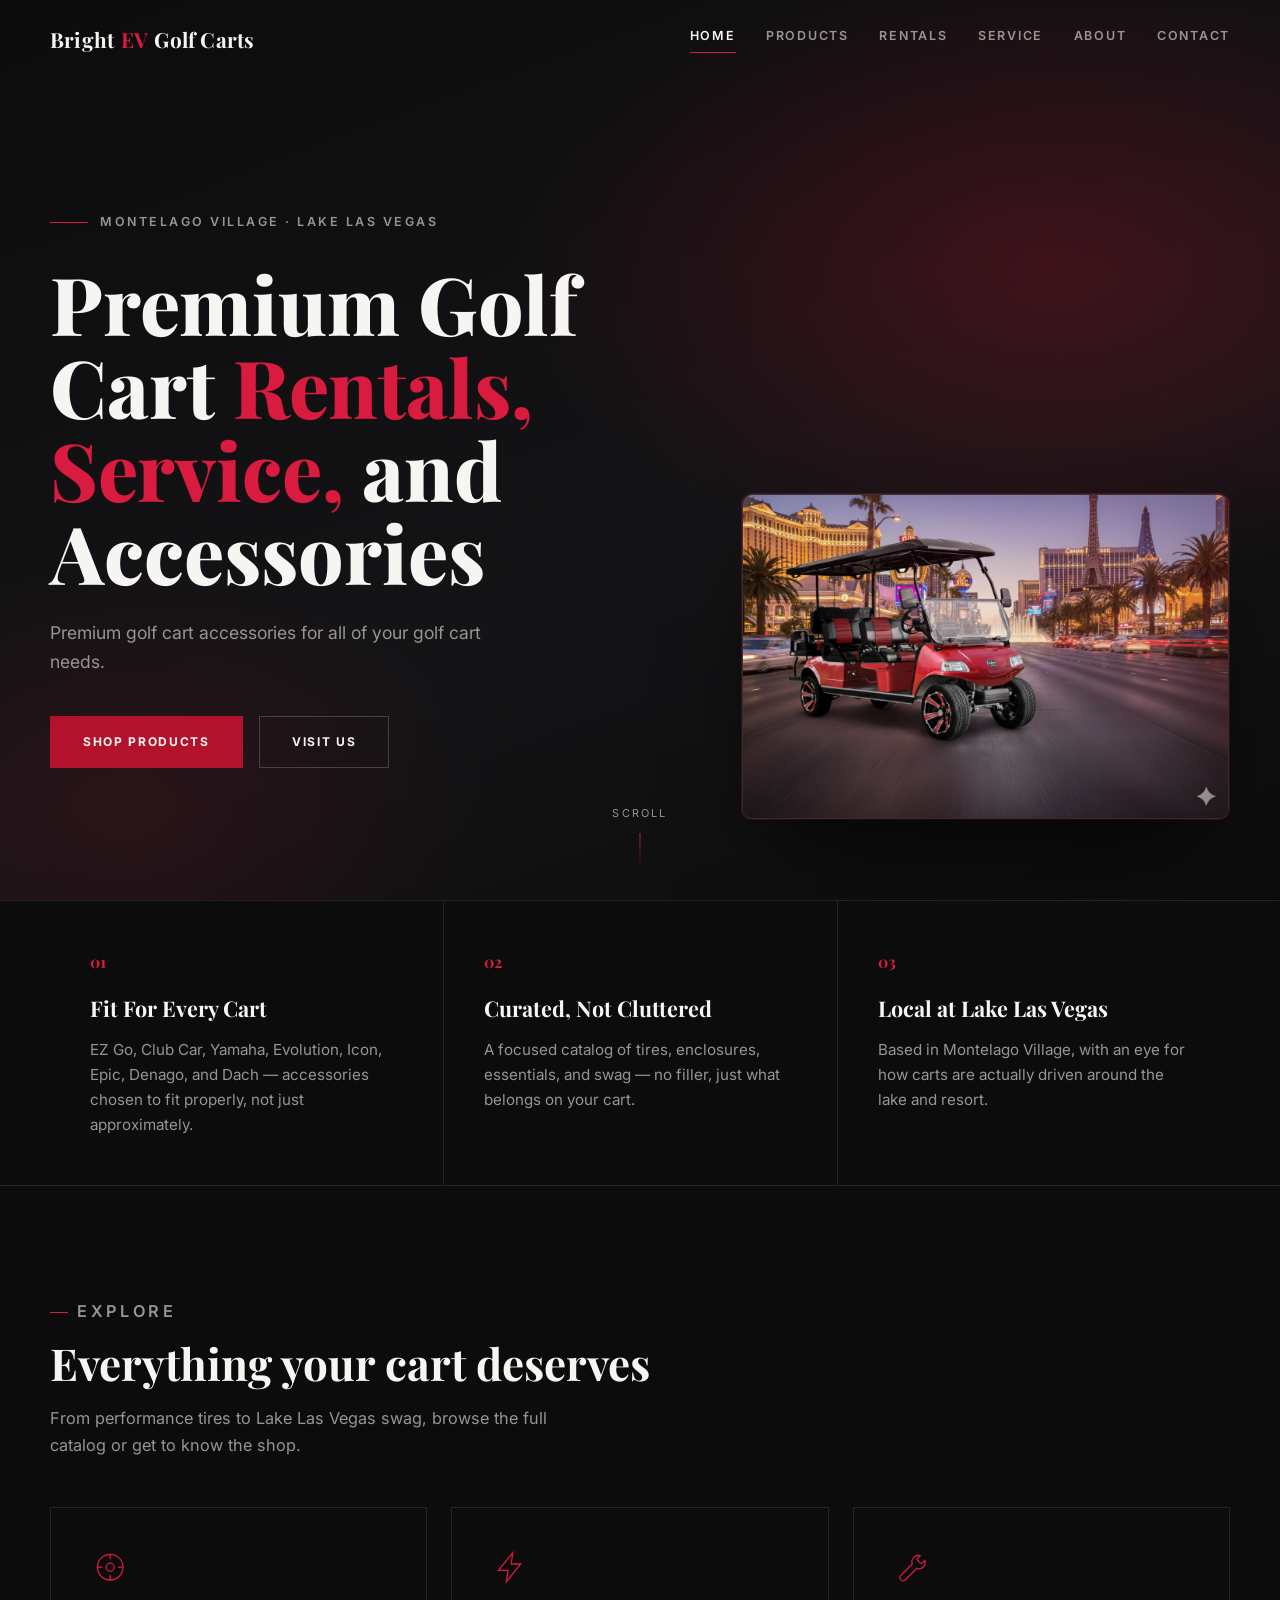
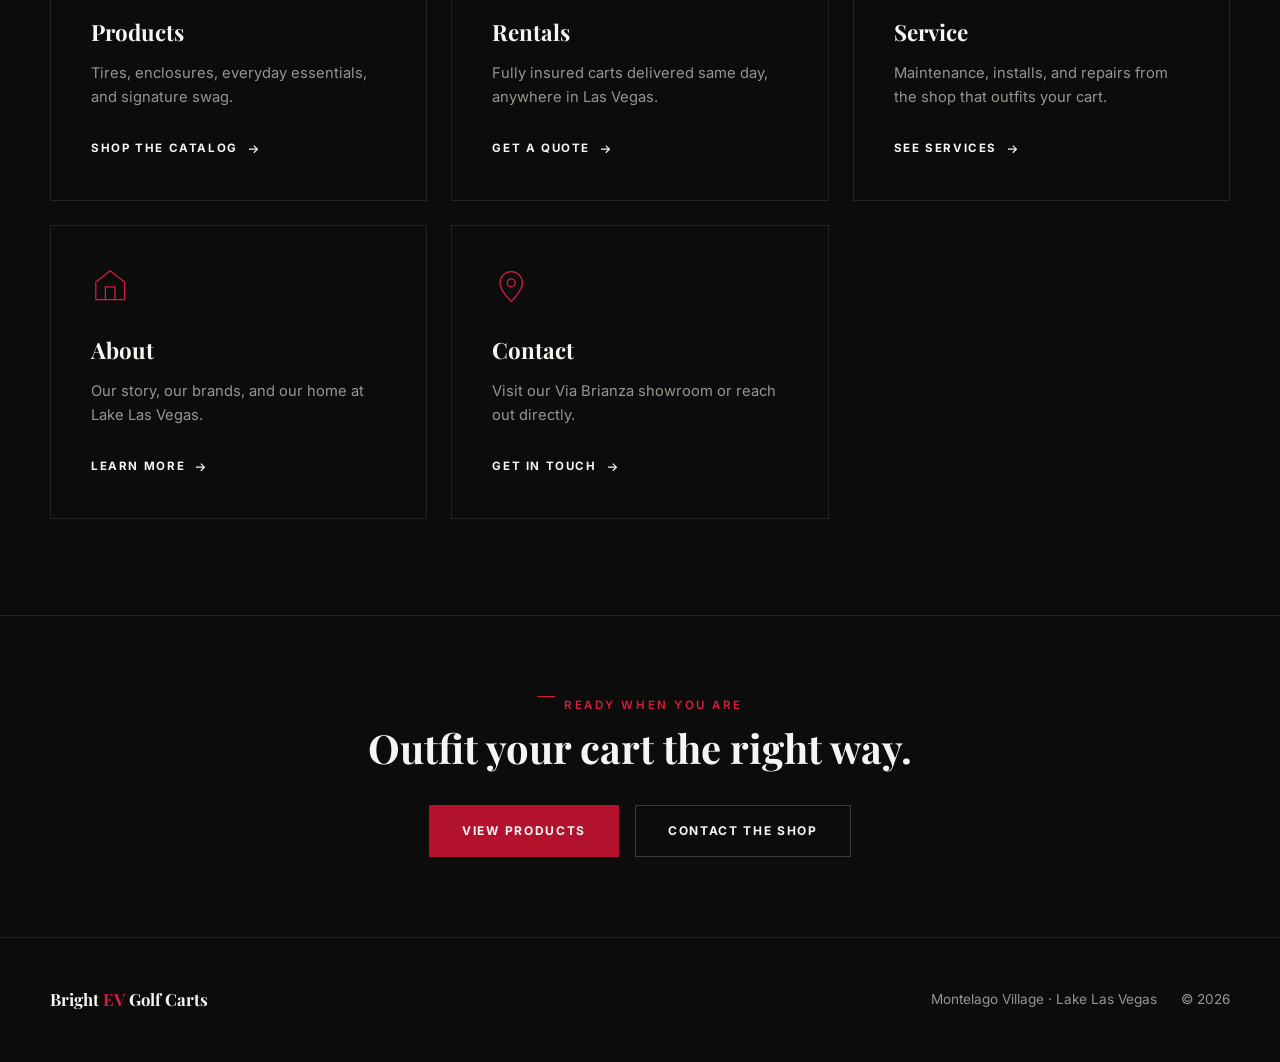
<file: index.html>
<!DOCTYPE html>
<html lang="en">
<head>
<meta charset="UTF-8" />
<meta name="viewport" content="width=device-width, initial-scale=1.0" />
<title>Bright EV Golf Carts | Premium Golf Cart Accessories</title>
<meta name="description" content="Premium golf cart accessories for all of your golf cart needs. Visit Bright EV Golf Carts in Montelago Village at Lake Las Vegas." />
<link rel="preconnect" href="https://fonts.googleapis.com" />
<link rel="preconnect" href="https://fonts.gstatic.com" crossorigin />
<link href="https://fonts.googleapis.com/css2?family=Playfair+Display:wght@700;800&family=Inter:wght@400;500;600;700&display=swap" rel="stylesheet" />
<link rel="stylesheet" href="styles.css" />
</head>
<body>

<nav class="nav" id="nav">
  <div class="nav-row">
    <a href="index.html" class="brand">Bright <span class="hl">EV</span> Golf Carts</a>
    <button class="nav-toggle" id="navToggle" aria-label="Toggle menu" aria-expanded="false">
      <span></span><span></span><span></span>
    </button>
    <div class="nav-links" id="navLinks">
      <a href="index.html" aria-current="page">Home</a>
      <a href="products.html">Products</a>
      <a href="rentals.html">Rentals</a>
      <a href="service.html">Service</a>
      <a href="about.html">About</a>
      <a href="contact.html">Contact</a>
    </div>
  </div>
</nav>

<main>
  <section class="hero">
    <div class="hero-bg"></div>
    <div class="hero-photo">
      <img src="images/hero-rentals-strip.jpg" alt="Red Bright EV golf cart cruising the Las Vegas Strip at dusk" />
    </div>
    <div class="hero-grid">
      <p class="hero-kicker">Montelago Village &middot; Lake Las Vegas</p>
      <h1>Premium Golf Cart <em>Rentals, Service,</em> and Accessories</h1>
      <p class="tagline">Premium golf cart accessories for all of your golf cart needs.</p>
      <div class="btn-row">
        <a href="products.html" class="btn btn-fill">Shop Products</a>
        <a href="contact.html" class="btn btn-line">Visit Us</a>
      </div>
    </div>
    <div class="scroll-cue">
      <span>Scroll</span>
      <span class="line"></span>
    </div>
  </section>

  <section class="value-strip">
    <div class="wrap value-grid">
      <div class="value-item reveal">
        <p class="num">01</p>
        <h3>Fit For Every Cart</h3>
        <p>EZ Go, Club Car, Yamaha, Evolution, Icon, Epic, Denago, and Dach &mdash; accessories chosen to fit properly, not just approximately.</p>
      </div>
      <div class="value-item reveal">
        <p class="num">02</p>
        <h3>Curated, Not Cluttered</h3>
        <p>A focused catalog of tires, enclosures, essentials, and swag &mdash; no filler, just what belongs on your cart.</p>
      </div>
      <div class="value-item reveal">
        <p class="num">03</p>
        <h3>Local at Lake Las Vegas</h3>
        <p>Based in Montelago Village, with an eye for how carts are actually driven around the lake and resort.</p>
      </div>
    </div>
  </section>

  <section class="section">
    <div class="wrap">
      <div class="section-head reveal">
        <p class="eyebrow">Explore</p>
        <h2>Everything your cart deserves</h2>
        <p>From performance tires to Lake Las Vegas swag, browse the full catalog or get to know the shop.</p>
      </div>
      <div class="preview-grid">
        <a href="products.html" class="preview-card reveal">
          <svg class="icon" viewBox="0 0 48 48" fill="none" stroke="currentColor" stroke-width="1.6">
            <circle cx="24" cy="24" r="16" />
            <circle cx="24" cy="24" r="5" />
            <line x1="24" y1="8" x2="24" y2="14" />
            <line x1="24" y1="34" x2="24" y2="40" />
            <line x1="8" y1="24" x2="14" y2="24" />
            <line x1="34" y1="24" x2="40" y2="24" />
          </svg>
          <h3>Products</h3>
          <p>Tires, enclosures, everyday essentials, and signature swag.</p>
          <span class="go">Shop the catalog
            <svg viewBox="0 0 24 24" fill="none" stroke="currentColor" stroke-width="2"><path d="M5 12h14M13 6l6 6-6 6" /></svg>
          </span>
        </a>
        <a href="rentals.html" class="preview-card reveal">
          <svg class="icon" viewBox="0 0 48 48" fill="none" stroke="currentColor" stroke-width="1.6">
            <path d="M26 6 8 28h12l-2 14 18-22H24l2-14z" />
          </svg>
          <h3>Rentals</h3>
          <p>Fully insured carts delivered same day, anywhere in Las Vegas.</p>
          <span class="go">Get a quote
            <svg viewBox="0 0 24 24" fill="none" stroke="currentColor" stroke-width="2"><path d="M5 12h14M13 6l6 6-6 6" /></svg>
          </span>
        </a>
        <a href="service.html" class="preview-card reveal">
          <svg class="icon" viewBox="0 0 48 48" fill="none" stroke="currentColor" stroke-width="1.6">
            <path d="M29.4 12.6a2 2 0 0 0 0 2.8l3.2 3.2a2 2 0 0 0 2.8 0l3.2-3.2a8 8 0 0 1-10.2 10.2l-13.8 13.8a4 4 0 1 1-5.6-5.6l13.8-13.8a8 8 0 0 1 10.2-10.2l-3.6 2.8z" />
          </svg>
          <h3>Service</h3>
          <p>Maintenance, installs, and repairs from the shop that outfits your cart.</p>
          <span class="go">See services
            <svg viewBox="0 0 24 24" fill="none" stroke="currentColor" stroke-width="2"><path d="M5 12h14M13 6l6 6-6 6" /></svg>
          </span>
        </a>
        <a href="about.html" class="preview-card reveal">
          <svg class="icon" viewBox="0 0 48 48" fill="none" stroke="currentColor" stroke-width="1.6">
            <path d="M24 6 6 20v22h36V20L24 6z" />
            <path d="M18 42V26h12v16" />
          </svg>
          <h3>About</h3>
          <p>Our story, our brands, and our home at Lake Las Vegas.</p>
          <span class="go">Learn more
            <svg viewBox="0 0 24 24" fill="none" stroke="currentColor" stroke-width="2"><path d="M5 12h14M13 6l6 6-6 6" /></svg>
          </span>
        </a>
        <a href="contact.html" class="preview-card reveal">
          <svg class="icon" viewBox="0 0 48 48" fill="none" stroke="currentColor" stroke-width="1.6">
            <path d="M24 44s14-12.5 14-23a14 14 0 1 0-28 0c0 10.5 14 23 14 23z" />
            <circle cx="24" cy="21" r="5" />
          </svg>
          <h3>Contact</h3>
          <p>Visit our Via Brianza showroom or reach out directly.</p>
          <span class="go">Get in touch
            <svg viewBox="0 0 24 24" fill="none" stroke="currentColor" stroke-width="2"><path d="M5 12h14M13 6l6 6-6 6" /></svg>
          </span>
        </a>
      </div>
    </div>
  </section>

  <section class="cta-band">
    <div class="wrap">
      <p class="eyebrow reveal" style="justify-content:center; display:flex;">Ready When You Are</p>
      <h2 class="reveal">Outfit your cart the right way.</h2>
      <div class="btn-row reveal">
        <a href="products.html" class="btn btn-fill">View Products</a>
        <a href="contact.html" class="btn btn-line">Contact the Shop</a>
      </div>
    </div>
  </section>
</main>

<footer class="footer">
  <div class="wrap footer-row">
    <p class="footer-brand">Bright <span class="hl">EV</span> Golf Carts</p>
    <div class="footer-meta">
      <span>Montelago Village &middot; Lake Las Vegas</span>
      <span>&copy; 2026</span>
    </div>
  </div>
</footer>

<script src="script.js"></script>
</body>
</html>
</file>
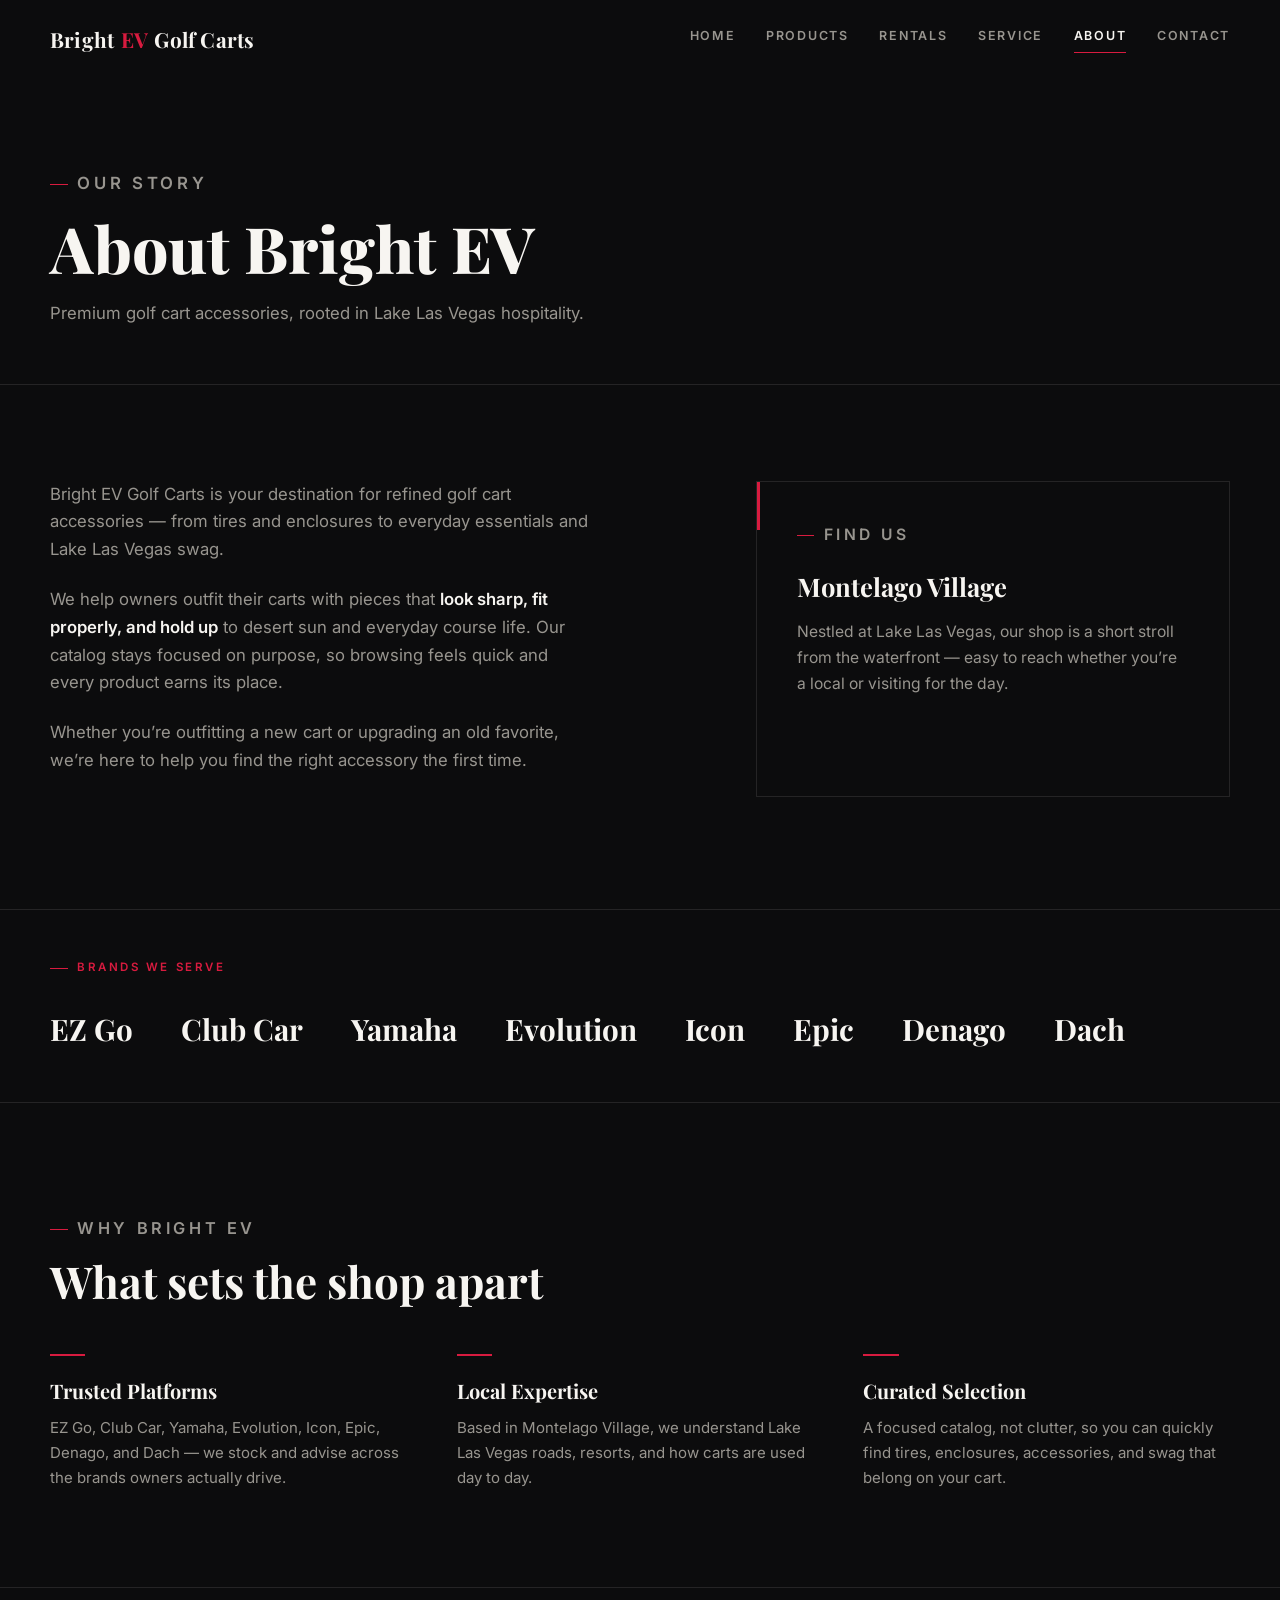
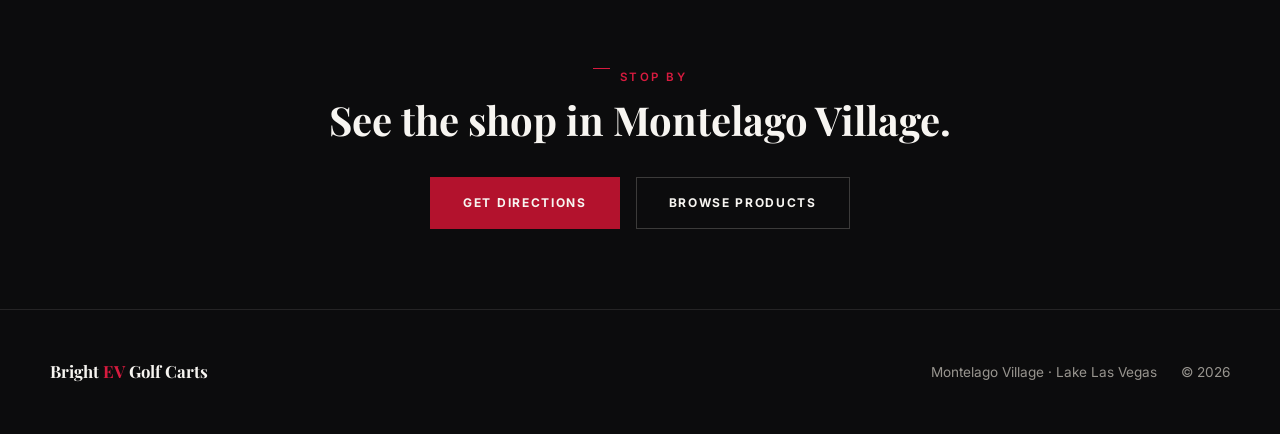
<file: about.html>
<!DOCTYPE html>
<html lang="en">
<head>
<meta charset="UTF-8" />
<meta name="viewport" content="width=device-width, initial-scale=1.0" />
<title>About | Bright EV Golf Carts</title>
<meta name="description" content="Bright EV Golf Carts is located in Montelago Village at Lake Las Vegas, serving EZ Go, Club Car, Yamaha, Evolution, Icon, Epic, Denago, and Dach." />
<link rel="preconnect" href="https://fonts.googleapis.com" />
<link rel="preconnect" href="https://fonts.gstatic.com" crossorigin />
<link href="https://fonts.googleapis.com/css2?family=Playfair+Display:wght@700;800&family=Inter:wght@400;500;600;700&display=swap" rel="stylesheet" />
<link rel="stylesheet" href="styles.css" />
</head>
<body>

<nav class="nav" id="nav">
  <div class="nav-row">
    <a href="index.html" class="brand">Bright <span class="hl">EV</span> Golf Carts</a>
    <button class="nav-toggle" id="navToggle" aria-label="Toggle menu" aria-expanded="false">
      <span></span><span></span><span></span>
    </button>
    <div class="nav-links" id="navLinks">
      <a href="index.html">Home</a>
      <a href="products.html">Products</a>
      <a href="rentals.html">Rentals</a>
      <a href="service.html">Service</a>
      <a href="about.html" aria-current="page">About</a>
      <a href="contact.html">Contact</a>
    </div>
  </div>
</nav>

<main>
  <header class="page-head">
    <div class="wrap">
      <p class="eyebrow">Our Story</p>
      <h1>About Bright EV</h1>
      <p>Premium golf cart accessories, rooted in Lake Las Vegas hospitality.</p>
    </div>
  </header>

  <section class="section">
    <div class="wrap about-layout">
      <div class="about-copy reveal">
        <p>Bright EV Golf Carts is your destination for refined golf cart accessories &mdash; from tires and enclosures to everyday essentials and Lake Las Vegas swag.</p>
        <p>We help owners outfit their carts with pieces that <strong>look sharp, fit properly, and hold up</strong> to desert sun and everyday course life. Our catalog stays focused on purpose, so browsing feels quick and every product earns its place.</p>
        <p>Whether you&rsquo;re outfitting a new cart or upgrading an old favorite, we&rsquo;re here to help you find the right accessory the first time.</p>
      </div>
      <div class="location-card reveal">
        <p class="eyebrow">Find Us</p>
        <h3>Montelago Village</h3>
        <p>Nestled at Lake Las Vegas, our shop is a short stroll from the waterfront &mdash; easy to reach whether you&rsquo;re a local or visiting for the day.</p>
      </div>
    </div>
  </section>

  <section class="brand-strip">
    <div class="wrap">
      <span class="eyebrow">Brands We Serve</span>
      <ul class="brand-row">
        <li class="reveal">EZ Go</li>
        <li class="reveal">Club Car</li>
        <li class="reveal">Yamaha</li>
        <li class="reveal">Evolution</li>
        <li class="reveal">Icon</li>
        <li class="reveal">Epic</li>
        <li class="reveal">Denago</li>
        <li class="reveal">Dach</li>
      </ul>
    </div>
  </section>

  <section class="section">
    <div class="wrap">
      <div class="section-head reveal">
        <p class="eyebrow">Why Bright EV</p>
        <h2>What sets the shop apart</h2>
      </div>
      <div class="about-features">
        <div class="about-feature reveal">
          <div class="rule-mini"></div>
          <h3>Trusted Platforms</h3>
          <p>EZ Go, Club Car, Yamaha, Evolution, Icon, Epic, Denago, and Dach &mdash; we stock and advise across the brands owners actually drive.</p>
        </div>
        <div class="about-feature reveal">
          <div class="rule-mini"></div>
          <h3>Local Expertise</h3>
          <p>Based in Montelago Village, we understand Lake Las Vegas roads, resorts, and how carts are used day to day.</p>
        </div>
        <div class="about-feature reveal">
          <div class="rule-mini"></div>
          <h3>Curated Selection</h3>
          <p>A focused catalog, not clutter, so you can quickly find tires, enclosures, accessories, and swag that belong on your cart.</p>
        </div>
      </div>
    </div>
  </section>

  <section class="cta-band">
    <div class="wrap">
      <p class="eyebrow reveal" style="justify-content:center; display:flex;">Stop By</p>
      <h2 class="reveal">See the shop in Montelago Village.</h2>
      <div class="btn-row reveal">
        <a href="contact.html" class="btn btn-fill">Get Directions</a>
        <a href="products.html" class="btn btn-line">Browse Products</a>
      </div>
    </div>
  </section>
</main>

<footer class="footer">
  <div class="wrap footer-row">
    <p class="footer-brand">Bright <span class="hl">EV</span> Golf Carts</p>
    <div class="footer-meta">
      <span>Montelago Village &middot; Lake Las Vegas</span>
      <span>&copy; 2026</span>
    </div>
  </div>
</footer>

<script src="script.js"></script>
</body>
</html>
</file>
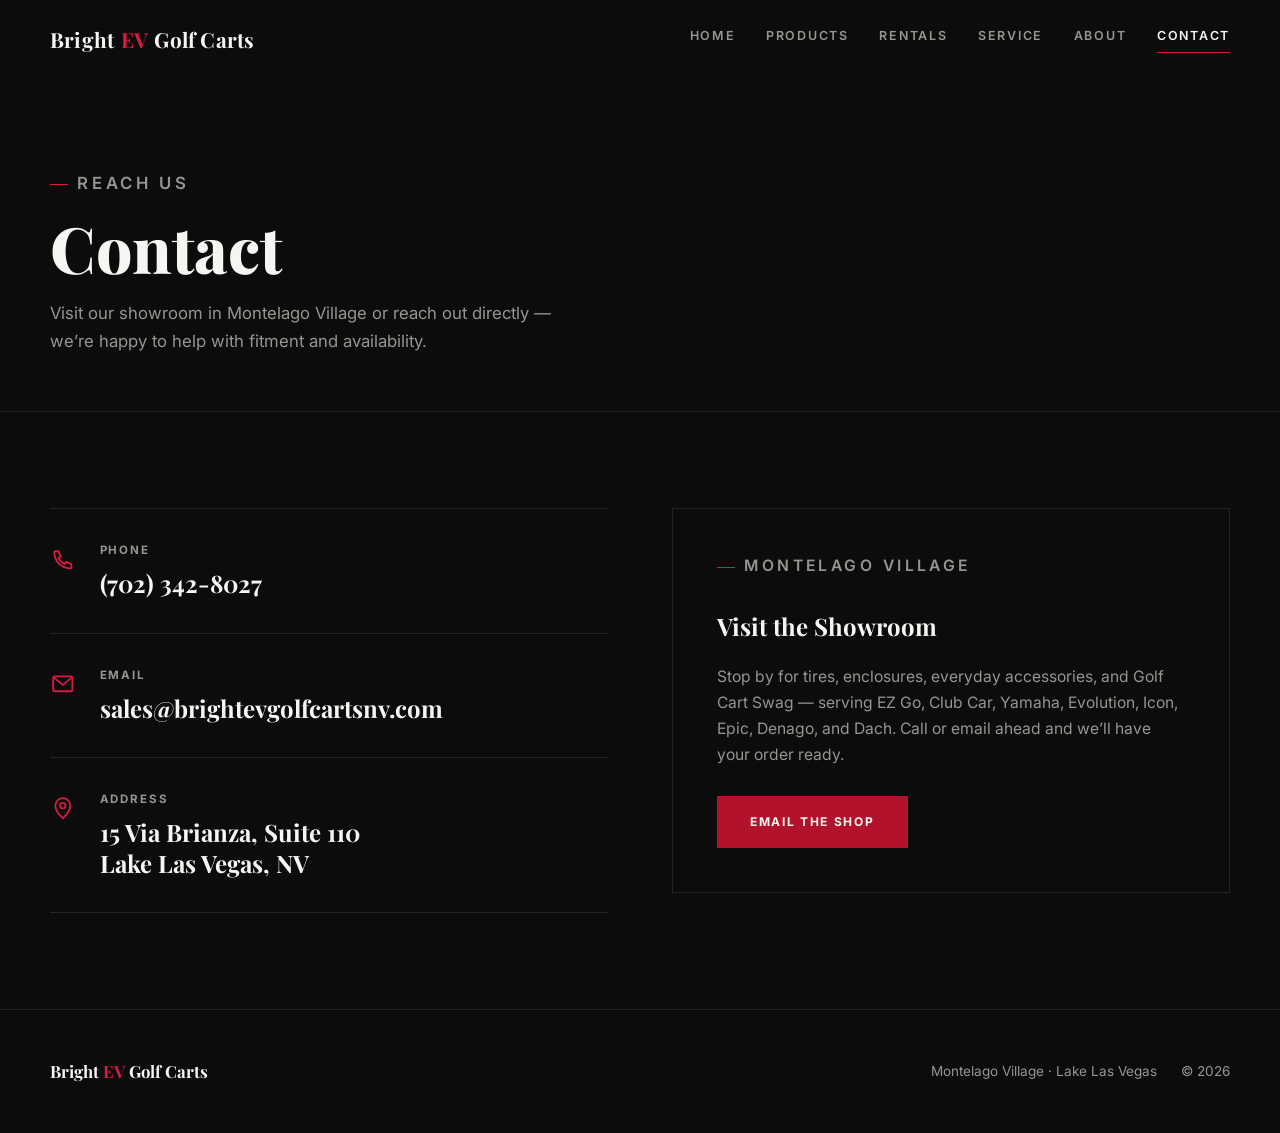
<file: contact.html>
<!DOCTYPE html>
<html lang="en">
<head>
<meta charset="UTF-8" />
<meta name="viewport" content="width=device-width, initial-scale=1.0" />
<title>Contact | Bright EV Golf Carts</title>
<meta name="description" content="Contact Bright EV Golf Carts at 15 Via Brianza Suite 110, Montelago Village, Lake Las Vegas." />
<link rel="preconnect" href="https://fonts.googleapis.com" />
<link rel="preconnect" href="https://fonts.gstatic.com" crossorigin />
<link href="https://fonts.googleapis.com/css2?family=Playfair+Display:wght@700;800&family=Inter:wght@400;500;600;700&display=swap" rel="stylesheet" />
<link rel="stylesheet" href="styles.css" />
</head>
<body>

<nav class="nav" id="nav">
  <div class="nav-row">
    <a href="index.html" class="brand">Bright <span class="hl">EV</span> Golf Carts</a>
    <button class="nav-toggle" id="navToggle" aria-label="Toggle menu" aria-expanded="false">
      <span></span><span></span><span></span>
    </button>
    <div class="nav-links" id="navLinks">
      <a href="index.html">Home</a>
      <a href="products.html">Products</a>
      <a href="rentals.html">Rentals</a>
      <a href="service.html">Service</a>
      <a href="about.html">About</a>
      <a href="contact.html" aria-current="page">Contact</a>
    </div>
  </div>
</nav>

<main>
  <header class="page-head">
    <div class="wrap">
      <p class="eyebrow">Reach Us</p>
      <h1>Contact</h1>
      <p>Visit our showroom in Montelago Village or reach out directly &mdash; we&rsquo;re happy to help with fitment and availability.</p>
    </div>
  </header>

  <section class="section">
    <div class="wrap contact-layout">
      <div class="contact-list">
        <div class="contact-row reveal">
          <svg class="icon" viewBox="0 0 24 24" fill="none" stroke="currentColor" stroke-width="1.7">
            <path d="M4 5c0-.6.4-1 1-1h3l2 5-2 1.5a11 11 0 0 0 5.5 5.5L15 14l5 2v3c0 .6-.4 1-1 1C10.6 20 4 13.4 4 5z" />
          </svg>
          <div>
            <p class="label">Phone</p>
            <a href="tel:+17023428027">(702) 342-8027</a>
          </div>
        </div>
        <div class="contact-row reveal">
          <svg class="icon" viewBox="0 0 24 24" fill="none" stroke="currentColor" stroke-width="1.7">
            <rect x="3" y="5" width="18" height="14" rx="1.5" />
            <path d="M3.5 6 12 13 20.5 6" />
          </svg>
          <div>
            <p class="label">Email</p>
            <a href="mailto:sales@brightevgolfcartsnv.com">sales@brightevgolfcartsnv.com</a>
          </div>
        </div>
        <div class="contact-row reveal">
          <svg class="icon" viewBox="0 0 24 24" fill="none" stroke="currentColor" stroke-width="1.7">
            <path d="M12 21s7-6.4 7-12a7 7 0 1 0-14 0c0 5.6 7 12 7 12z" />
            <circle cx="12" cy="9" r="2.6" />
          </svg>
          <div>
            <p class="label">Address</p>
            <address>15 Via Brianza, Suite 110<br />Lake Las Vegas, NV</address>
          </div>
        </div>
      </div>

      <aside class="contact-side reveal">
        <p class="eyebrow">Montelago Village</p>
        <h3>Visit the Showroom</h3>
        <p>Stop by for tires, enclosures, everyday accessories, and Golf Cart Swag &mdash; serving EZ Go, Club Car, Yamaha, Evolution, Icon, Epic, Denago, and Dach. Call or email ahead and we&rsquo;ll have your order ready.</p>
        <a href="mailto:sales@brightevgolfcartsnv.com" class="btn btn-fill">Email the Shop</a>
      </aside>
    </div>
  </section>
</main>

<footer class="footer">
  <div class="wrap footer-row">
    <p class="footer-brand">Bright <span class="hl">EV</span> Golf Carts</p>
    <div class="footer-meta">
      <span>Montelago Village &middot; Lake Las Vegas</span>
      <span>&copy; 2026</span>
    </div>
  </div>
</footer>

<script src="script.js"></script>
</body>
</html>
</file>
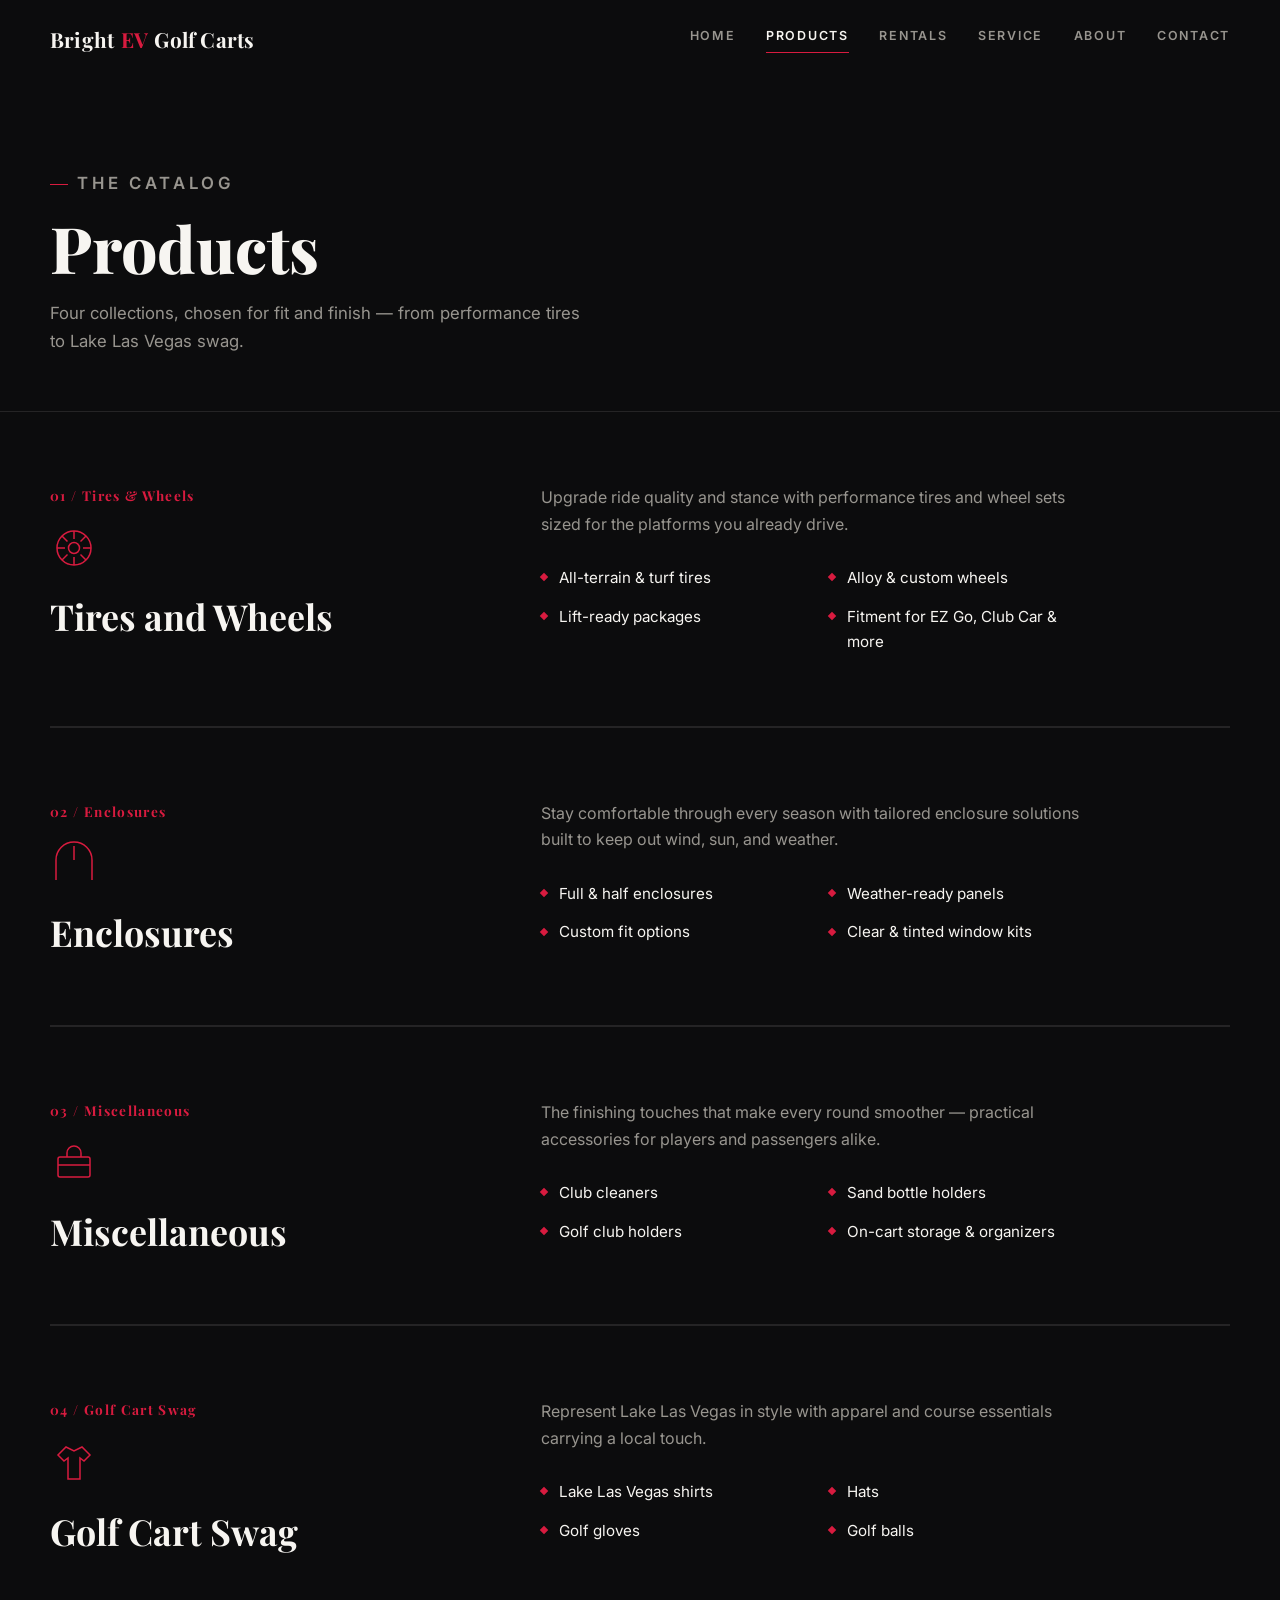
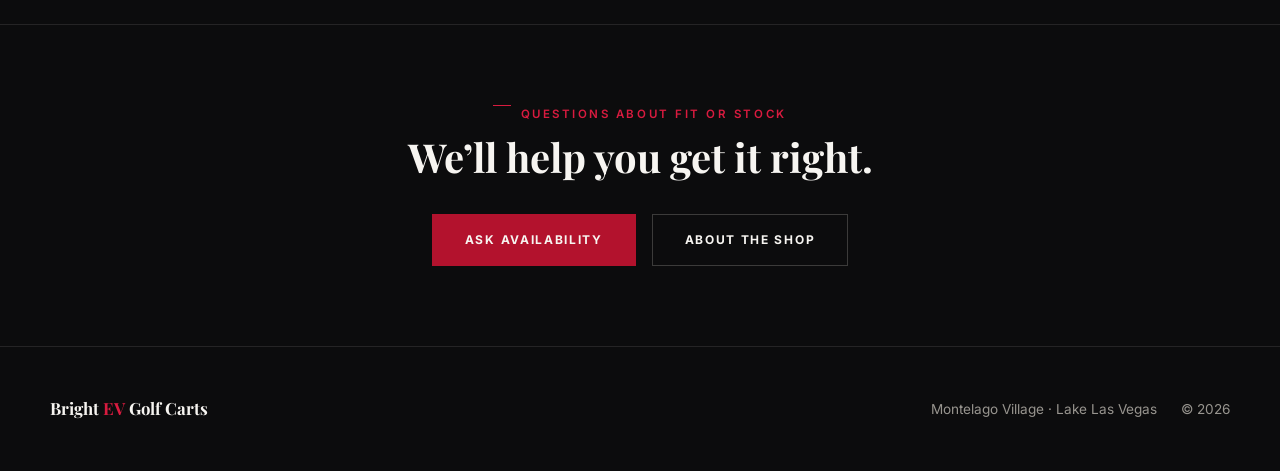
<file: products.html>
<!DOCTYPE html>
<html lang="en">
<head>
<meta charset="UTF-8" />
<meta name="viewport" content="width=device-width, initial-scale=1.0" />
<title>Products | Bright EV Golf Carts</title>
<meta name="description" content="Tires and wheels, enclosures, everyday essentials, and Golf Cart Swag from Bright EV Golf Carts." />
<link rel="preconnect" href="https://fonts.googleapis.com" />
<link rel="preconnect" href="https://fonts.gstatic.com" crossorigin />
<link href="https://fonts.googleapis.com/css2?family=Playfair+Display:wght@700;800&family=Inter:wght@400;500;600;700&display=swap" rel="stylesheet" />
<link rel="stylesheet" href="styles.css" />
</head>
<body>

<nav class="nav" id="nav">
  <div class="nav-row">
    <a href="index.html" class="brand">Bright <span class="hl">EV</span> Golf Carts</a>
    <button class="nav-toggle" id="navToggle" aria-label="Toggle menu" aria-expanded="false">
      <span></span><span></span><span></span>
    </button>
    <div class="nav-links" id="navLinks">
      <a href="index.html">Home</a>
      <a href="products.html" aria-current="page">Products</a>
      <a href="rentals.html">Rentals</a>
      <a href="service.html">Service</a>
      <a href="about.html">About</a>
      <a href="contact.html">Contact</a>
    </div>
  </div>
</nav>

<main>
  <header class="page-head">
    <div class="wrap">
      <p class="eyebrow">The Catalog</p>
      <h1>Products</h1>
      <p>Four collections, chosen for fit and finish &mdash; from performance tires to Lake Las Vegas swag.</p>
    </div>
  </header>

  <section class="wrap">
    <article class="product-section reveal">
      <div class="product-head">
        <span class="index">01 / Tires &amp; Wheels</span>
        <svg class="icon" viewBox="0 0 48 48" fill="none" stroke="currentColor" stroke-width="1.5">
          <circle cx="24" cy="24" r="17" />
          <circle cx="24" cy="24" r="5.5" />
          <line x1="24" y1="7" x2="24" y2="15" />
          <line x1="24" y1="33" x2="24" y2="41" />
          <line x1="7" y1="24" x2="15" y2="24" />
          <line x1="33" y1="24" x2="41" y2="24" />
          <line x1="12" y1="12" x2="17.5" y2="17.5" />
          <line x1="30.5" y1="30.5" x2="36" y2="36" />
          <line x1="12" y1="36" x2="17.5" y2="30.5" />
          <line x1="30.5" y1="17.5" x2="36" y2="12" />
        </svg>
        <h2>Tires and Wheels</h2>
      </div>
      <div class="product-body">
        <p>Upgrade ride quality and stance with performance tires and wheel sets sized for the platforms you already drive.</p>
        <ul class="tag-grid">
          <li>All-terrain &amp; turf tires</li>
          <li>Alloy &amp; custom wheels</li>
          <li>Lift-ready packages</li>
          <li>Fitment for EZ Go, Club Car &amp; more</li>
        </ul>
      </div>
    </article>

    <hr class="divider" />

    <article class="product-section reveal">
      <div class="product-head">
        <span class="index">02 / Enclosures</span>
        <svg class="icon" viewBox="0 0 48 48" fill="none" stroke="currentColor" stroke-width="1.5">
          <path d="M6 20a18 18 0 0 1 36 0" />
          <line x1="6" y1="20" x2="6" y2="40" />
          <line x1="42" y1="20" x2="42" y2="40" />
          <line x1="24" y1="6" x2="24" y2="20" />
        </svg>
        <h2>Enclosures</h2>
      </div>
      <div class="product-body">
        <p>Stay comfortable through every season with tailored enclosure solutions built to keep out wind, sun, and weather.</p>
        <ul class="tag-grid">
          <li>Full &amp; half enclosures</li>
          <li>Weather-ready panels</li>
          <li>Custom fit options</li>
          <li>Clear &amp; tinted window kits</li>
        </ul>
      </div>
    </article>

    <hr class="divider" />

    <article class="product-section reveal">
      <div class="product-head">
        <span class="index">03 / Miscellaneous</span>
        <svg class="icon" viewBox="0 0 48 48" fill="none" stroke="currentColor" stroke-width="1.5">
          <rect x="8" y="18" width="32" height="20" rx="2" />
          <path d="M17 18v-4a7 7 0 0 1 14 0v4" />
          <line x1="8" y1="26" x2="40" y2="26" />
        </svg>
        <h2>Miscellaneous</h2>
      </div>
      <div class="product-body">
        <p>The finishing touches that make every round smoother &mdash; practical accessories for players and passengers alike.</p>
        <ul class="tag-grid">
          <li>Club cleaners</li>
          <li>Sand bottle holders</li>
          <li>Golf club holders</li>
          <li>On-cart storage &amp; organizers</li>
        </ul>
      </div>
    </article>

    <hr class="divider" />

    <article class="product-section reveal">
      <div class="product-head">
        <span class="index">04 / Golf Cart Swag</span>
        <svg class="icon" viewBox="0 0 48 48" fill="none" stroke="currentColor" stroke-width="1.5">
          <path d="M16 8 24 12 32 8 40 16 34 22 30 19V40H18V19L14 22 8 16 16 8Z" />
        </svg>
        <h2>Golf Cart Swag</h2>
      </div>
      <div class="product-body">
        <p>Represent Lake Las Vegas in style with apparel and course essentials carrying a local touch.</p>
        <ul class="tag-grid">
          <li>Lake Las Vegas shirts</li>
          <li>Hats</li>
          <li>Golf gloves</li>
          <li>Golf balls</li>
        </ul>
      </div>
    </article>
  </section>

  <section class="cta-band">
    <div class="wrap">
      <p class="eyebrow reveal" style="justify-content:center; display:flex;">Questions About Fit or Stock</p>
      <h2 class="reveal">We&rsquo;ll help you get it right.</h2>
      <div class="btn-row reveal">
        <a href="contact.html" class="btn btn-fill">Ask Availability</a>
        <a href="about.html" class="btn btn-line">About the Shop</a>
      </div>
    </div>
  </section>
</main>

<footer class="footer">
  <div class="wrap footer-row">
    <p class="footer-brand">Bright <span class="hl">EV</span> Golf Carts</p>
    <div class="footer-meta">
      <span>Montelago Village &middot; Lake Las Vegas</span>
      <span>&copy; 2026</span>
    </div>
  </div>
</footer>

<script src="script.js"></script>
</body>
</html>
</file>
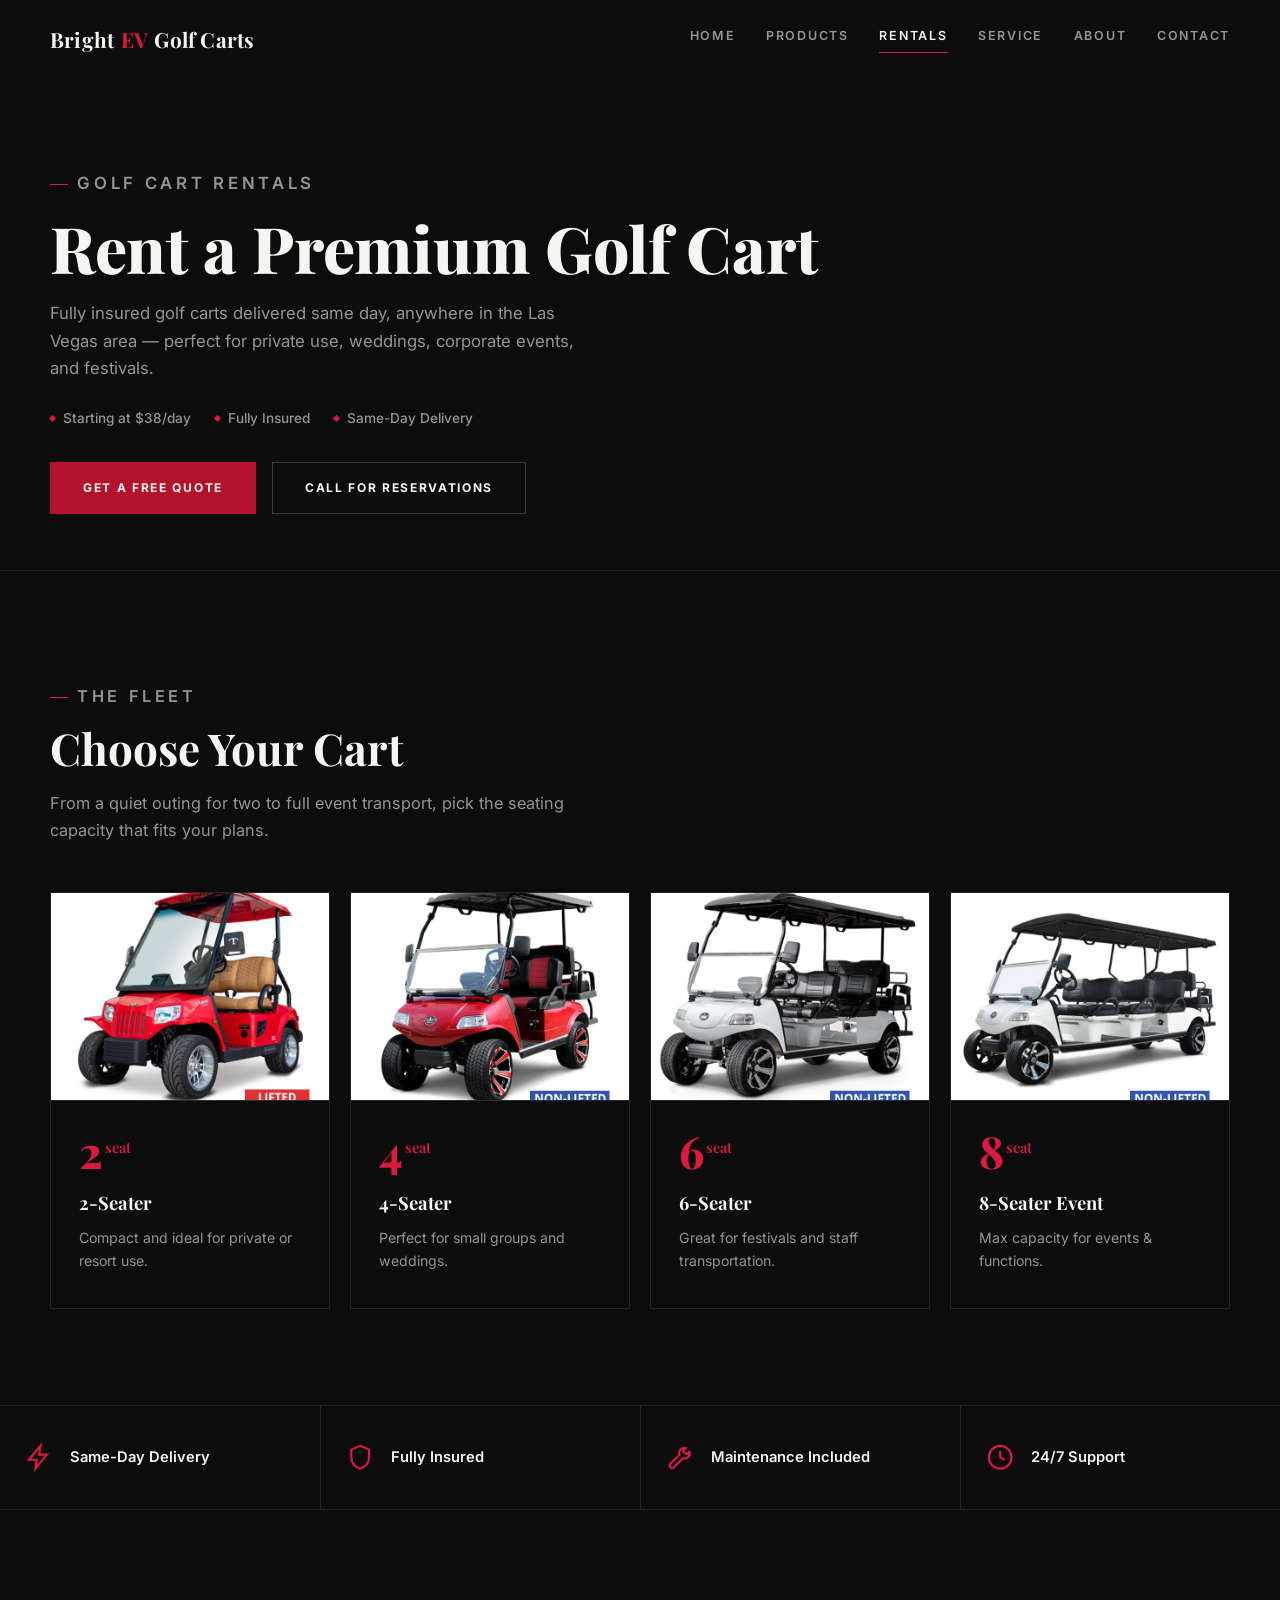
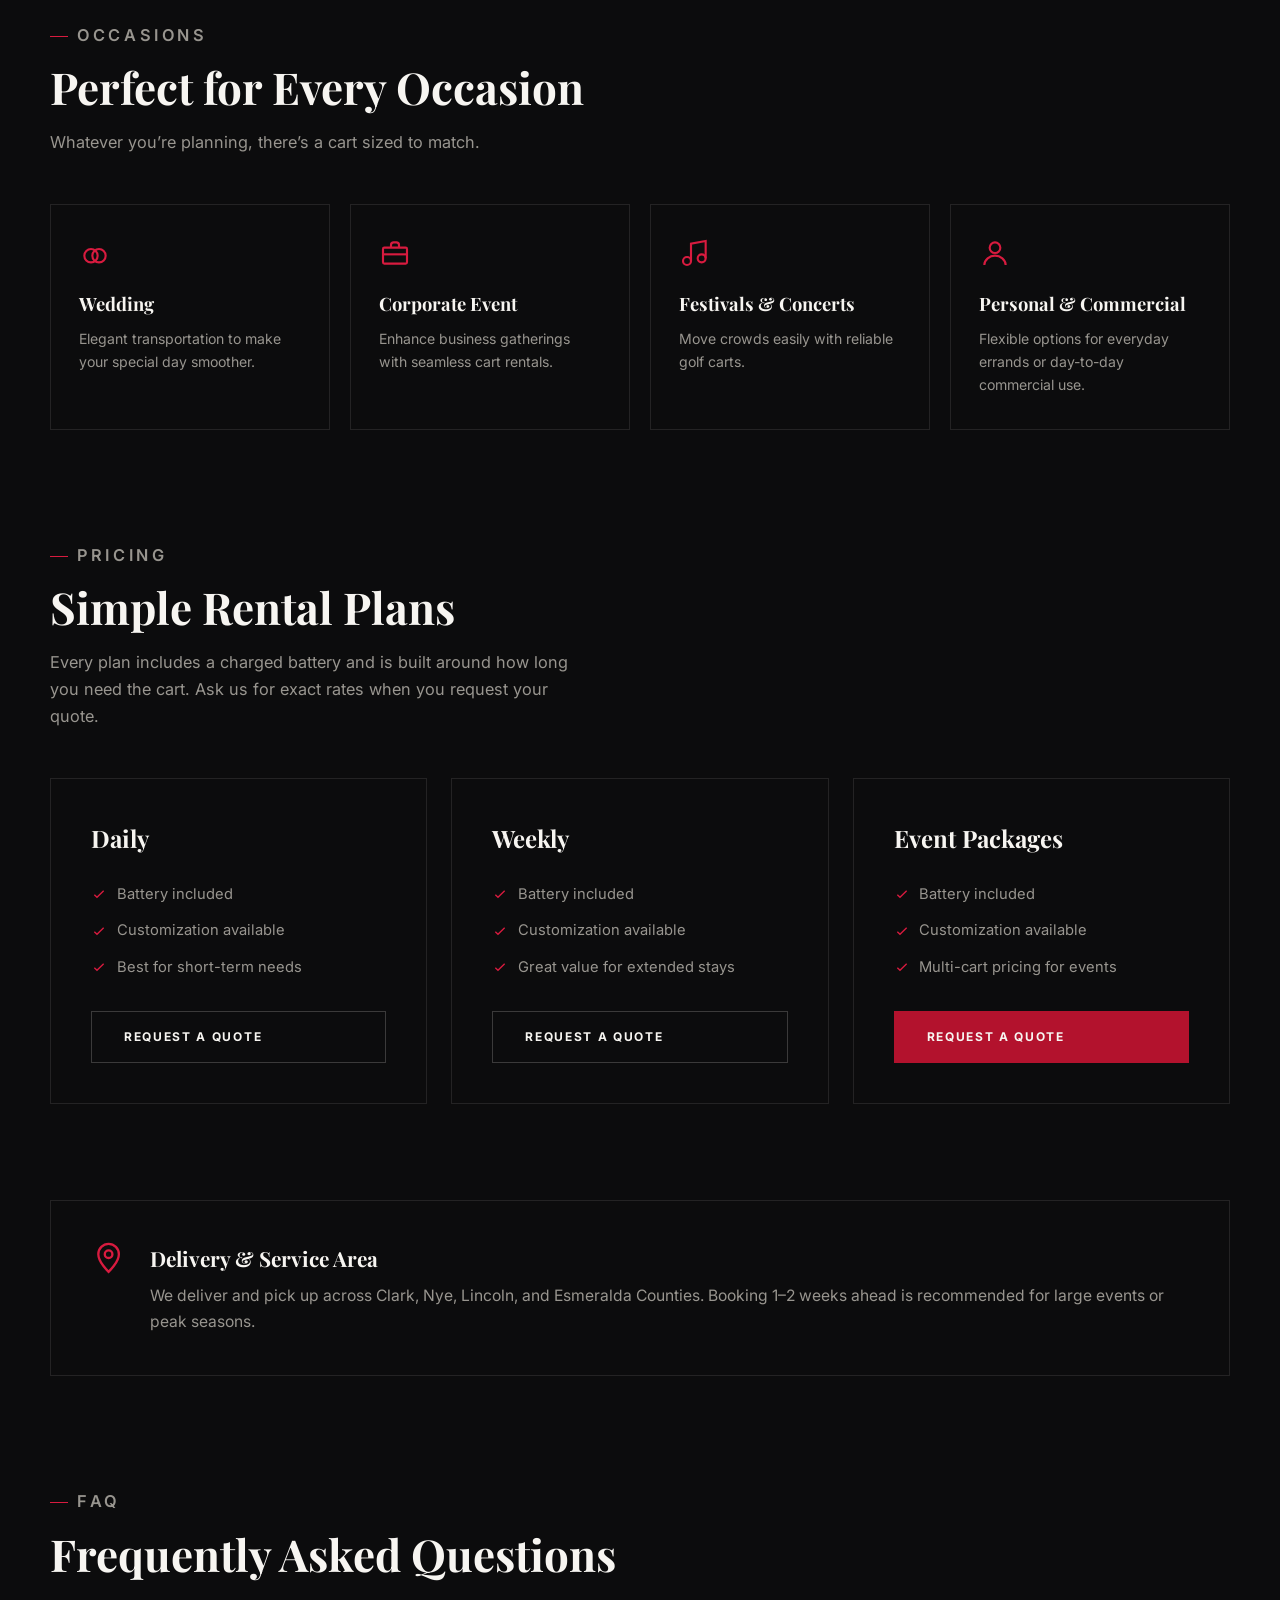
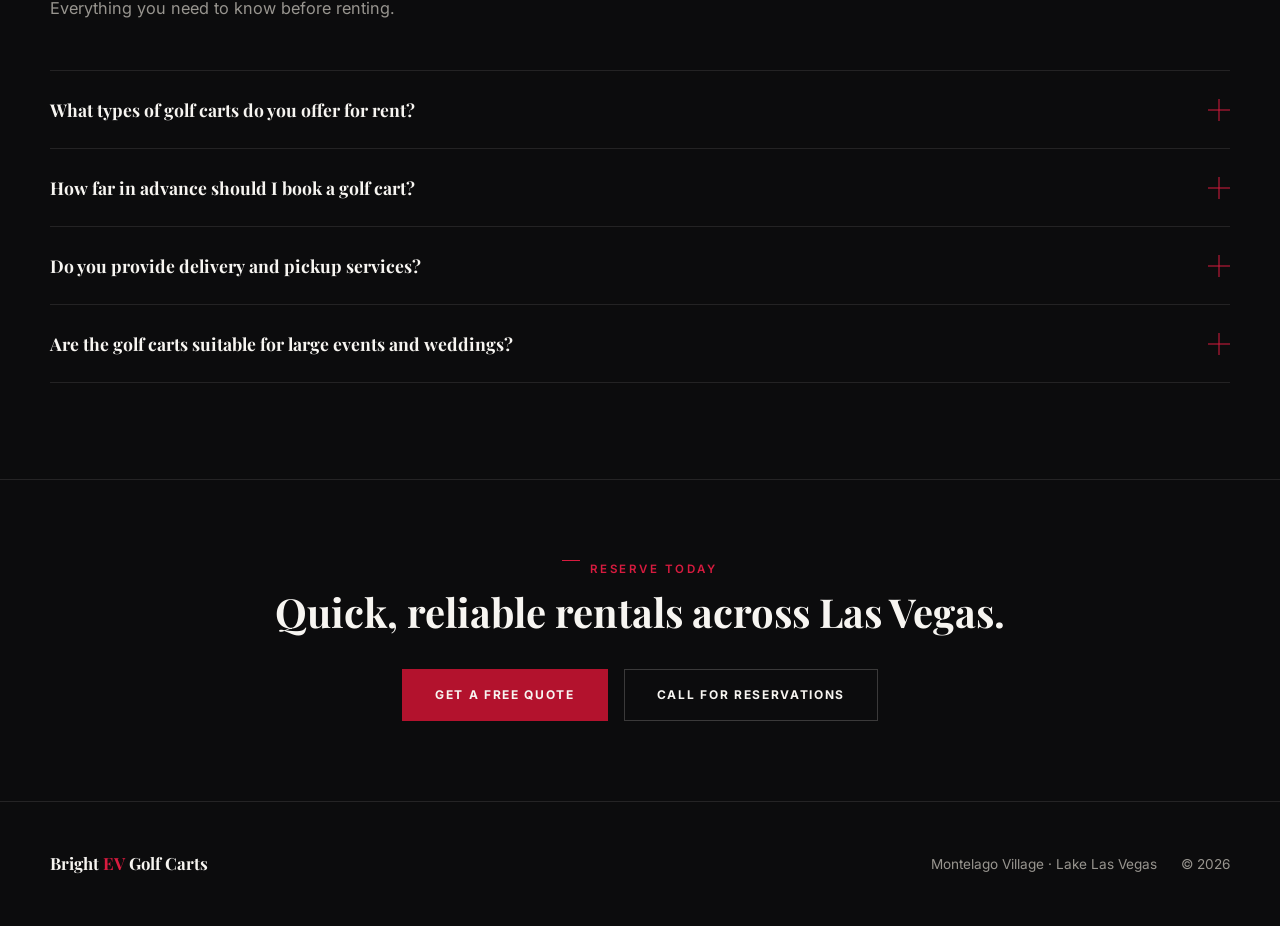
<file: rentals.html>
<!DOCTYPE html>
<html lang="en">
<head>
<meta charset="UTF-8" />
<meta name="viewport" content="width=device-width, initial-scale=1.0" />
<title>Golf Cart Rentals | Bright EV Golf Carts</title>
<meta name="description" content="Rent a premium golf cart in Las Vegas, delivered same day. Fully insured 2, 4, 6, and 8-seater carts for private use, weddings, corporate events, and festivals." />
<link rel="preconnect" href="https://fonts.googleapis.com" />
<link rel="preconnect" href="https://fonts.gstatic.com" crossorigin />
<link href="https://fonts.googleapis.com/css2?family=Playfair+Display:wght@700;800&family=Inter:wght@400;500;600;700&display=swap" rel="stylesheet" />
<link rel="stylesheet" href="styles.css" />
</head>
<body>

<nav class="nav" id="nav">
  <div class="nav-row">
    <a href="index.html" class="brand">Bright <span class="hl">EV</span> Golf Carts</a>
    <button class="nav-toggle" id="navToggle" aria-label="Toggle menu" aria-expanded="false">
      <span></span><span></span><span></span>
    </button>
    <div class="nav-links" id="navLinks">
      <a href="index.html">Home</a>
      <a href="products.html">Products</a>
      <a href="rentals.html" aria-current="page">Rentals</a>
      <a href="service.html">Service</a>
      <a href="about.html">About</a>
      <a href="contact.html">Contact</a>
    </div>
  </div>
</nav>

<main>
  <header class="page-head">
    <div class="wrap">
      <p class="eyebrow">Golf Cart Rentals</p>
      <h1>Rent a Premium Golf Cart</h1>
      <p>Fully insured golf carts delivered same day, anywhere in the Las Vegas area &mdash; perfect for private use, weddings, corporate events, and festivals.</p>
      <div class="hero-stat-row">
        <span>Starting at $38/day</span>
        <span>Fully Insured</span>
        <span>Same-Day Delivery</span>
      </div>
      <div class="btn-row" style="margin-top: 2rem;">
        <a href="contact.html" class="btn btn-fill">Get a Free Quote</a>
        <a href="tel:+17023428027" class="btn btn-line">Call for Reservations</a>
      </div>
    </div>
  </header>

  <section class="section">
    <div class="wrap">
      <div class="section-head reveal">
        <p class="eyebrow">The Fleet</p>
        <h2>Choose Your Cart</h2>
        <p>From a quiet outing for two to full event transport, pick the seating capacity that fits your plans.</p>
      </div>
      <div class="fleet-grid">
        <div class="fleet-card reveal">
          <div class="fleet-photo">
            <img src="images/cart-2-seater.jpg" alt="2-seater golf cart" loading="lazy" />
          </div>
          <p class="seats">2<sup>seat</sup></p>
          <h3>2-Seater</h3>
          <p>Compact and ideal for private or resort use.</p>
        </div>
        <div class="fleet-card reveal">
          <div class="fleet-photo">
            <img src="images/cart-4-seater.jpg" alt="4-seater golf cart" loading="lazy" />
          </div>
          <p class="seats">4<sup>seat</sup></p>
          <h3>4-Seater</h3>
          <p>Perfect for small groups and weddings.</p>
        </div>
        <div class="fleet-card reveal">
          <div class="fleet-photo">
            <img src="images/cart-6-seater.jpg" alt="6-seater golf cart" loading="lazy" />
          </div>
          <p class="seats">6<sup>seat</sup></p>
          <h3>6-Seater</h3>
          <p>Great for festivals and staff transportation.</p>
        </div>
        <div class="fleet-card reveal">
          <div class="fleet-photo">
            <img src="images/cart-8-seater.jpg" alt="8-seater event golf cart" loading="lazy" />
          </div>
          <p class="seats">8<sup>seat</sup></p>
          <h3>8-Seater Event</h3>
          <p>Max capacity for events &amp; functions.</p>
        </div>
      </div>
    </div>
  </section>

  <section class="feature-pill-row">
    <div class="feature-pill reveal">
      <svg class="icon" viewBox="0 0 24 24" fill="none" stroke="currentColor" stroke-width="1.7"><path d="M13 3 4 14h6l-1 7 9-11h-6l1-7z" /></svg>
      <span>Same-Day Delivery</span>
    </div>
    <div class="feature-pill reveal">
      <svg class="icon" viewBox="0 0 24 24" fill="none" stroke="currentColor" stroke-width="1.7"><path d="M12 3l7 3v6c0 4.5-3 7.5-7 9-4-1.5-7-4.5-7-9V6l7-3z" /></svg>
      <span>Fully Insured</span>
    </div>
    <div class="feature-pill reveal">
      <svg class="icon" viewBox="0 0 24 24" fill="none" stroke="currentColor" stroke-width="1.7"><path d="M14.7 6.3a1 1 0 0 0 0 1.4l1.6 1.6a1 1 0 0 0 1.4 0l1.6-1.6a4 4 0 0 1-5.1 5.1l-6.9 6.9a2 2 0 1 1-2.8-2.8l6.9-6.9a4 4 0 0 1 5.1-5.1l-1.8 1.4z" /></svg>
      <span>Maintenance Included</span>
    </div>
    <div class="feature-pill reveal">
      <svg class="icon" viewBox="0 0 24 24" fill="none" stroke="currentColor" stroke-width="1.7"><circle cx="12" cy="12" r="9" /><path d="M12 7v5l3.5 2" /></svg>
      <span>24/7 Support</span>
    </div>
  </section>

  <section class="section">
    <div class="wrap">
      <div class="section-head reveal">
        <p class="eyebrow">Occasions</p>
        <h2>Perfect for Every Occasion</h2>
        <p>Whatever you&rsquo;re planning, there&rsquo;s a cart sized to match.</p>
      </div>
      <div class="occasion-grid">
        <div class="occasion-card reveal">
          <svg class="icon" viewBox="0 0 24 24" fill="none" stroke="currentColor" stroke-width="1.6"><circle cx="9" cy="14" r="5" /><circle cx="15" cy="14" r="5" /></svg>
          <h3>Wedding</h3>
          <p>Elegant transportation to make your special day smoother.</p>
        </div>
        <div class="occasion-card reveal">
          <svg class="icon" viewBox="0 0 24 24" fill="none" stroke="currentColor" stroke-width="1.6"><rect x="3" y="8" width="18" height="12" rx="1" /><path d="M9 8V6a2 2 0 0 1 2-2h2a2 2 0 0 1 2 2v2" /><line x1="3" y1="13" x2="21" y2="13" /></svg>
          <h3>Corporate Event</h3>
          <p>Enhance business gatherings with seamless cart rentals.</p>
        </div>
        <div class="occasion-card reveal">
          <svg class="icon" viewBox="0 0 24 24" fill="none" stroke="currentColor" stroke-width="1.6"><path d="M9 18V5l11-2v13" /><circle cx="6" cy="18" r="3" /><circle cx="17" cy="16" r="3" /></svg>
          <h3>Festivals &amp; Concerts</h3>
          <p>Move crowds easily with reliable golf carts.</p>
        </div>
        <div class="occasion-card reveal">
          <svg class="icon" viewBox="0 0 24 24" fill="none" stroke="currentColor" stroke-width="1.6"><circle cx="12" cy="8" r="4" /><path d="M4 21c0-4 4-7 8-7s8 3 8 7" /></svg>
          <h3>Personal &amp; Commercial</h3>
          <p>Flexible options for everyday errands or day-to-day commercial use.</p>
        </div>
      </div>
    </div>
  </section>

  <section class="section" style="padding-top: 0;">
    <div class="wrap">
      <div class="section-head reveal">
        <p class="eyebrow">Pricing</p>
        <h2>Simple Rental Plans</h2>
        <p>Every plan includes a charged battery and is built around how long you need the cart. Ask us for exact rates when you request your quote.</p>
      </div>
      <div class="pricing-grid">
        <div class="pricing-card reveal">
          <h3>Daily</h3>
          <ul>
            <li><svg viewBox="0 0 24 24" fill="none" stroke="currentColor" stroke-width="2"><path d="M5 13l4 4L19 7" /></svg>Battery included</li>
            <li><svg viewBox="0 0 24 24" fill="none" stroke="currentColor" stroke-width="2"><path d="M5 13l4 4L19 7" /></svg>Customization available</li>
            <li><svg viewBox="0 0 24 24" fill="none" stroke="currentColor" stroke-width="2"><path d="M5 13l4 4L19 7" /></svg>Best for short-term needs</li>
          </ul>
          <a href="contact.html" class="btn btn-line">Request a Quote</a>
        </div>
        <div class="pricing-card reveal">
          <h3>Weekly</h3>
          <ul>
            <li><svg viewBox="0 0 24 24" fill="none" stroke="currentColor" stroke-width="2"><path d="M5 13l4 4L19 7" /></svg>Battery included</li>
            <li><svg viewBox="0 0 24 24" fill="none" stroke="currentColor" stroke-width="2"><path d="M5 13l4 4L19 7" /></svg>Customization available</li>
            <li><svg viewBox="0 0 24 24" fill="none" stroke="currentColor" stroke-width="2"><path d="M5 13l4 4L19 7" /></svg>Great value for extended stays</li>
          </ul>
          <a href="contact.html" class="btn btn-line">Request a Quote</a>
        </div>
        <div class="pricing-card reveal">
          <h3>Event Packages</h3>
          <ul>
            <li><svg viewBox="0 0 24 24" fill="none" stroke="currentColor" stroke-width="2"><path d="M5 13l4 4L19 7" /></svg>Battery included</li>
            <li><svg viewBox="0 0 24 24" fill="none" stroke="currentColor" stroke-width="2"><path d="M5 13l4 4L19 7" /></svg>Customization available</li>
            <li><svg viewBox="0 0 24 24" fill="none" stroke="currentColor" stroke-width="2"><path d="M5 13l4 4L19 7" /></svg>Multi-cart pricing for events</li>
          </ul>
          <a href="contact.html" class="btn btn-fill">Request a Quote</a>
        </div>
      </div>
    </div>
  </section>

  <section class="section" style="padding-top: 0;">
    <div class="wrap">
      <div class="coverage-note reveal">
        <svg class="icon" viewBox="0 0 24 24" fill="none" stroke="currentColor" stroke-width="1.6"><path d="M12 21s7-6.4 7-12a7 7 0 1 0-14 0c0 5.6 7 12 7 12z" /><circle cx="12" cy="9" r="2.6" /></svg>
        <div>
          <h3>Delivery &amp; Service Area</h3>
          <p>We deliver and pick up across Clark, Nye, Lincoln, and Esmeralda Counties. Booking 1&ndash;2 weeks ahead is recommended for large events or peak seasons.</p>
        </div>
      </div>
    </div>
  </section>

  <section class="section" style="padding-top: 0;">
    <div class="wrap">
      <div class="section-head reveal">
        <p class="eyebrow">FAQ</p>
        <h2>Frequently Asked Questions</h2>
        <p>Everything you need to know before renting.</p>
      </div>
      <div class="faq-list">
        <details class="faq-item reveal">
          <summary>What types of golf carts do you offer for rent?<span class="plus"></span></summary>
          <p>We offer 2-, 4-, 6-, and 8-seater golf carts, suitable for private use, weddings, corporate events, and large festivals.</p>
        </details>
        <details class="faq-item reveal">
          <summary>How far in advance should I book a golf cart?<span class="plus"></span></summary>
          <p>We recommend booking at least 1&ndash;2 weeks in advance to ensure availability, especially for large events or peak seasons.</p>
        </details>
        <details class="faq-item reveal">
          <summary>Do you provide delivery and pickup services?<span class="plus"></span></summary>
          <p>Yes &mdash; we deliver and pick up golf carts across Clark, Nye, Lincoln, and Esmeralda Counties for your convenience.</p>
        </details>
        <details class="faq-item reveal">
          <summary>Are the golf carts suitable for large events and weddings?<span class="plus"></span></summary>
          <p>Absolutely. Our 6- and 8-seater carts are perfect for transporting guests at weddings, corporate events, and festivals.</p>
        </details>
      </div>
    </div>
  </section>

  <section class="cta-band">
    <div class="wrap">
      <p class="eyebrow reveal" style="justify-content:center; display:flex;">Reserve Today</p>
      <h2 class="reveal">Quick, reliable rentals across Las Vegas.</h2>
      <div class="btn-row reveal">
        <a href="contact.html" class="btn btn-fill">Get a Free Quote</a>
        <a href="tel:+17023428027" class="btn btn-line">Call for Reservations</a>
      </div>
    </div>
  </section>
</main>

<footer class="footer">
  <div class="wrap footer-row">
    <p class="footer-brand">Bright <span class="hl">EV</span> Golf Carts</p>
    <div class="footer-meta">
      <span>Montelago Village &middot; Lake Las Vegas</span>
      <span>&copy; 2026</span>
    </div>
  </div>
</footer>

<script src="script.js"></script>
</body>
</html>
</file>
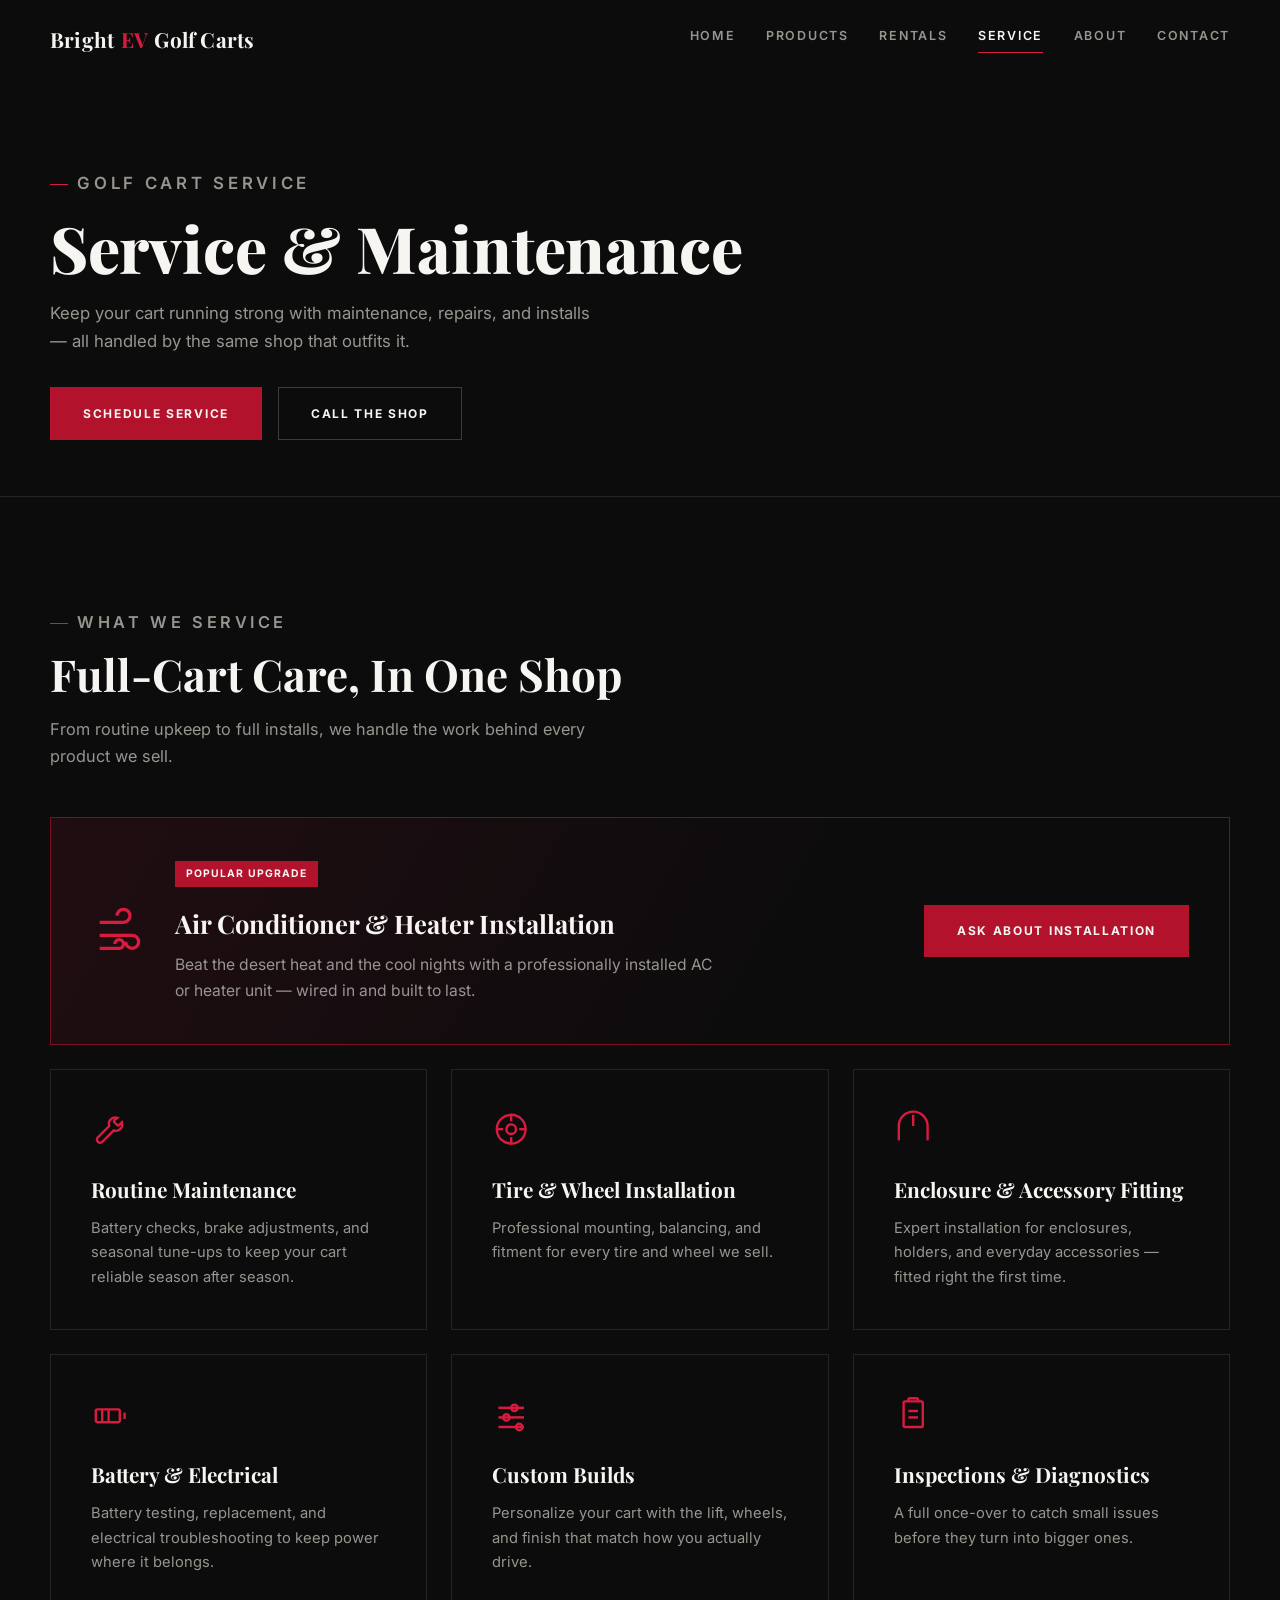
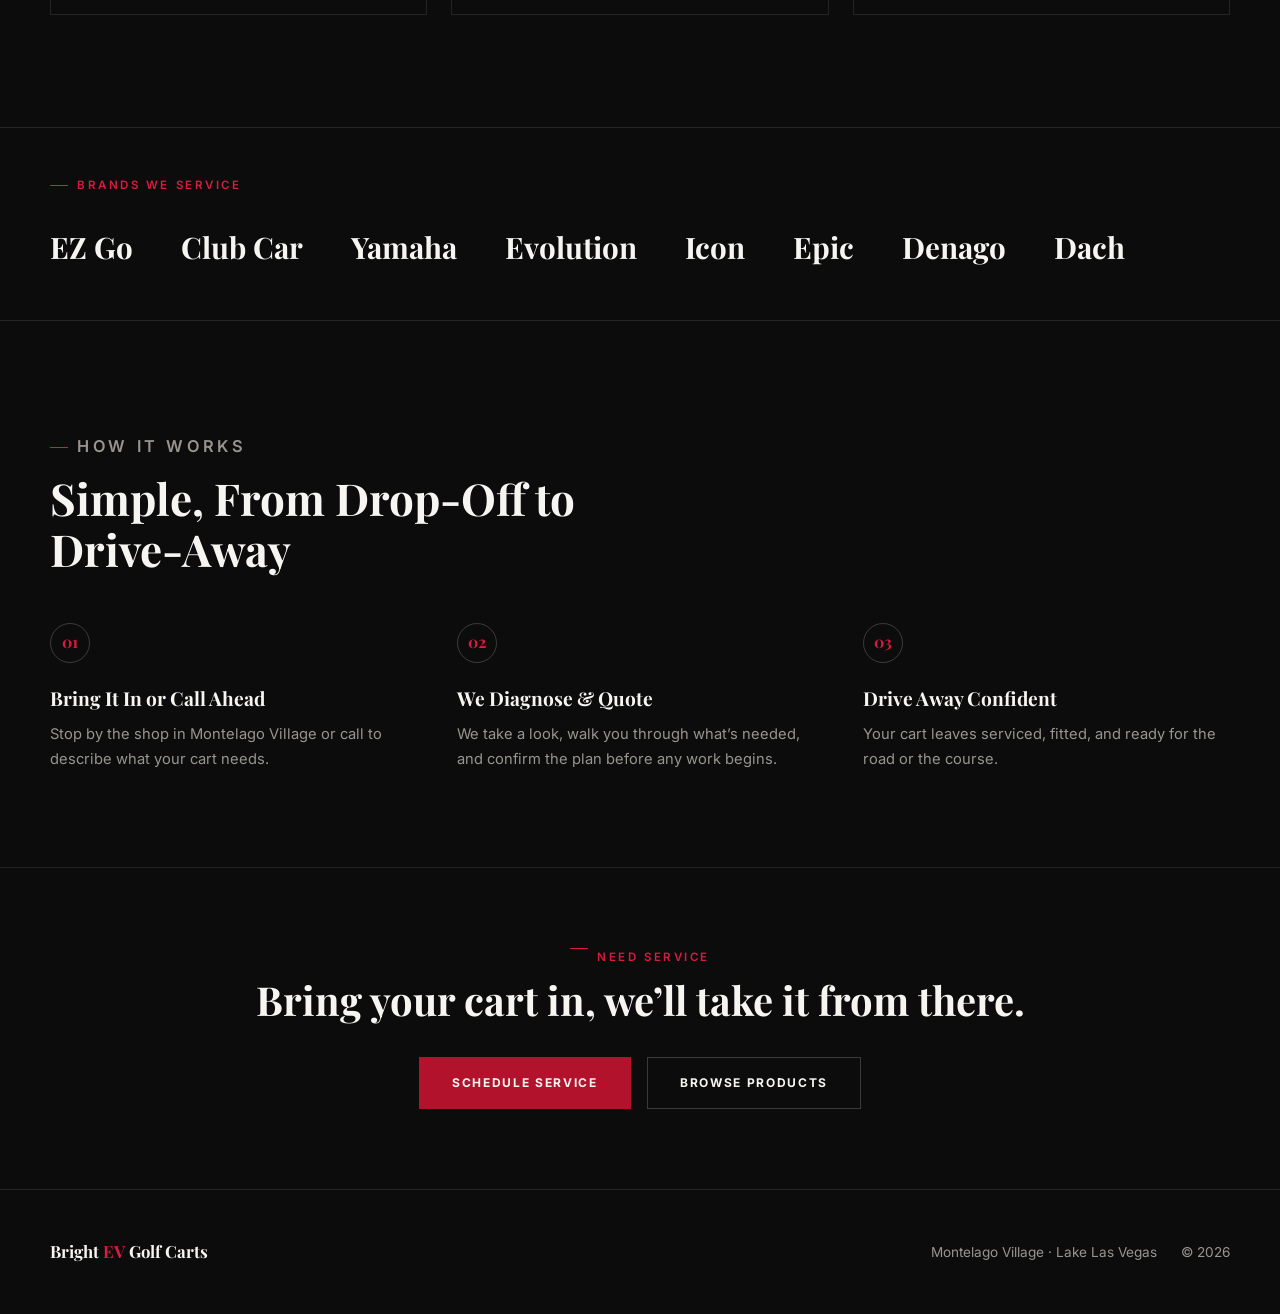
<file: service.html>
<!DOCTYPE html>
<html lang="en">
<head>
<meta charset="UTF-8" />
<meta name="viewport" content="width=device-width, initial-scale=1.0" />
<title>Golf Cart Service | Bright EV Golf Carts</title>
<meta name="description" content="Golf cart service and maintenance from Bright EV Golf Carts in Montelago Village at Lake Las Vegas &mdash; tires, enclosures, batteries, and full inspections." />
<link rel="preconnect" href="https://fonts.googleapis.com" />
<link rel="preconnect" href="https://fonts.gstatic.com" crossorigin />
<link href="https://fonts.googleapis.com/css2?family=Playfair+Display:wght@700;800&family=Inter:wght@400;500;600;700&display=swap" rel="stylesheet" />
<link rel="stylesheet" href="styles.css" />
</head>
<body>

<nav class="nav" id="nav">
  <div class="nav-row">
    <a href="index.html" class="brand">Bright <span class="hl">EV</span> Golf Carts</a>
    <button class="nav-toggle" id="navToggle" aria-label="Toggle menu" aria-expanded="false">
      <span></span><span></span><span></span>
    </button>
    <div class="nav-links" id="navLinks">
      <a href="index.html">Home</a>
      <a href="products.html">Products</a>
      <a href="rentals.html">Rentals</a>
      <a href="service.html" aria-current="page">Service</a>
      <a href="about.html">About</a>
      <a href="contact.html">Contact</a>
    </div>
  </div>
</nav>

<main>
  <header class="page-head">
    <div class="wrap">
      <p class="eyebrow">Golf Cart Service</p>
      <h1>Service &amp; Maintenance</h1>
      <p>Keep your cart running strong with maintenance, repairs, and installs &mdash; all handled by the same shop that outfits it.</p>
      <div class="btn-row" style="margin-top: 2rem;">
        <a href="contact.html" class="btn btn-fill">Schedule Service</a>
        <a href="tel:+17023428027" class="btn btn-line">Call the Shop</a>
      </div>
    </div>
  </header>

  <section class="section">
    <div class="wrap">
      <div class="section-head reveal">
        <p class="eyebrow">What We Service</p>
        <h2>Full-Cart Care, In One Shop</h2>
        <p>From routine upkeep to full installs, we handle the work behind every product we sell.</p>
      </div>

      <div class="service-featured reveal">
        <svg class="icon" viewBox="0 0 24 24" fill="none" stroke="currentColor" stroke-width="1.5"><path d="M4 8h11a3 3 0 1 0-3-3" /><path d="M4 14h15a3 3 0 1 1-3 3" /><path d="M4 20h9a2 2 0 1 0-2-2" /></svg>
        <div>
          <span class="badge-pill">Popular Upgrade</span>
          <h3>Air Conditioner &amp; Heater Installation</h3>
          <p>Beat the desert heat and the cool nights with a professionally installed AC or heater unit &mdash; wired in and built to last.</p>
        </div>
        <a href="contact.html" class="btn btn-fill">Ask About Installation</a>
      </div>

      <div class="service-grid">
        <div class="service-card reveal">
          <svg class="icon" viewBox="0 0 24 24" fill="none" stroke="currentColor" stroke-width="1.5"><path d="M14.7 6.3a1 1 0 0 0 0 1.4l1.6 1.6a1 1 0 0 0 1.4 0l1.6-1.6a4 4 0 0 1-5.1 5.1l-6.9 6.9a2 2 0 1 1-2.8-2.8l6.9-6.9a4 4 0 0 1 5.1-5.1l-1.8 1.4z" /></svg>
          <h3>Routine Maintenance</h3>
          <p>Battery checks, brake adjustments, and seasonal tune-ups to keep your cart reliable season after season.</p>
        </div>
        <div class="service-card reveal">
          <svg class="icon" viewBox="0 0 24 24" fill="none" stroke="currentColor" stroke-width="1.5"><circle cx="12" cy="12" r="9" /><circle cx="12" cy="12" r="3" /><line x1="12" y1="3" x2="12" y2="7" /><line x1="12" y1="17" x2="12" y2="21" /><line x1="3" y1="12" x2="7" y2="12" /><line x1="17" y1="12" x2="21" y2="12" /></svg>
          <h3>Tire &amp; Wheel Installation</h3>
          <p>Professional mounting, balancing, and fitment for every tire and wheel we sell.</p>
        </div>
        <div class="service-card reveal">
          <svg class="icon" viewBox="0 0 24 24" fill="none" stroke="currentColor" stroke-width="1.5"><path d="M3 10a9 9 0 0 1 18 0" /><line x1="3" y1="10" x2="3" y2="19" /><line x1="21" y1="10" x2="21" y2="19" /><line x1="12" y1="3" x2="12" y2="10" /></svg>
          <h3>Enclosure &amp; Accessory Fitting</h3>
          <p>Expert installation for enclosures, holders, and everyday accessories &mdash; fitted right the first time.</p>
        </div>
        <div class="service-card reveal">
          <svg class="icon" viewBox="0 0 24 24" fill="none" stroke="currentColor" stroke-width="1.5"><rect x="3" y="9" width="15" height="8" rx="1" /><line x1="21" y1="11" x2="21" y2="15" /><line x1="7" y1="9" x2="7" y2="17" /><line x1="11" y1="9" x2="11" y2="17" /></svg>
          <h3>Battery &amp; Electrical</h3>
          <p>Battery testing, replacement, and electrical troubleshooting to keep power where it belongs.</p>
        </div>
        <div class="service-card reveal">
          <svg class="icon" viewBox="0 0 24 24" fill="none" stroke="currentColor" stroke-width="1.5"><line x1="4" y1="8" x2="20" y2="8" /><circle cx="14" cy="8" r="2" /><line x1="4" y1="14" x2="20" y2="14" /><circle cx="9" cy="14" r="2" /><line x1="4" y1="20" x2="20" y2="20" /><circle cx="17" cy="20" r="2" /></svg>
          <h3>Custom Builds</h3>
          <p>Personalize your cart with the lift, wheels, and finish that match how you actually drive.</p>
        </div>
        <div class="service-card reveal">
          <svg class="icon" viewBox="0 0 24 24" fill="none" stroke="currentColor" stroke-width="1.5"><rect x="6" y="4" width="12" height="16" rx="1" /><path d="M9 4V3a1 1 0 0 1 1-1h4a1 1 0 0 1 1 1v1" /><line x1="9" y1="10" x2="15" y2="10" /><line x1="9" y1="14" x2="15" y2="14" /></svg>
          <h3>Inspections &amp; Diagnostics</h3>
          <p>A full once-over to catch small issues before they turn into bigger ones.</p>
        </div>
      </div>
    </div>
  </section>

  <section class="brand-strip">
    <div class="wrap">
      <span class="eyebrow">Brands We Service</span>
      <ul class="brand-row">
        <li class="reveal">EZ Go</li>
        <li class="reveal">Club Car</li>
        <li class="reveal">Yamaha</li>
        <li class="reveal">Evolution</li>
        <li class="reveal">Icon</li>
        <li class="reveal">Epic</li>
        <li class="reveal">Denago</li>
        <li class="reveal">Dach</li>
      </ul>
    </div>
  </section>

  <section class="section">
    <div class="wrap">
      <div class="section-head reveal">
        <p class="eyebrow">How It Works</p>
        <h2>Simple, From Drop-Off to Drive-Away</h2>
      </div>
      <div class="process-list">
        <div class="process-item reveal">
          <div class="step-num">01</div>
          <h3>Bring It In or Call Ahead</h3>
          <p>Stop by the shop in Montelago Village or call to describe what your cart needs.</p>
        </div>
        <div class="process-item reveal">
          <div class="step-num">02</div>
          <h3>We Diagnose &amp; Quote</h3>
          <p>We take a look, walk you through what&rsquo;s needed, and confirm the plan before any work begins.</p>
        </div>
        <div class="process-item reveal">
          <div class="step-num">03</div>
          <h3>Drive Away Confident</h3>
          <p>Your cart leaves serviced, fitted, and ready for the road or the course.</p>
        </div>
      </div>
    </div>
  </section>

  <section class="cta-band">
    <div class="wrap">
      <p class="eyebrow reveal" style="justify-content:center; display:flex;">Need Service</p>
      <h2 class="reveal">Bring your cart in, we&rsquo;ll take it from there.</h2>
      <div class="btn-row reveal">
        <a href="contact.html" class="btn btn-fill">Schedule Service</a>
        <a href="products.html" class="btn btn-line">Browse Products</a>
      </div>
    </div>
  </section>
</main>

<footer class="footer">
  <div class="wrap footer-row">
    <p class="footer-brand">Bright <span class="hl">EV</span> Golf Carts</p>
    <div class="footer-meta">
      <span>Montelago Village &middot; Lake Las Vegas</span>
      <span>&copy; 2026</span>
    </div>
  </div>
</footer>

<script src="script.js"></script>
</body>
</html>
</file>
<file: styles.css>
/* ==========================================================================
   Bright EV Golf Carts — Red & Black editorial theme
   Design: Sonnet 5
   ========================================================================== */

:root {
  --black: #0c0c0d;
  --black-2: #141416;
  --black-3: #1d1d20;
  --line: rgba(247, 245, 241, 0.1);
  --line-strong: rgba(247, 245, 241, 0.2);
  --cream: #f7f5f1;
  --gray: #98958f;
  --red: #b3122d;
  --red-bright: #d81b3f;
  --red-deep: #7d0d20;

  --serif: "Playfair Display", Georgia, serif;
  --sans: "Inter", -apple-system, BlinkMacSystemFont, "Segoe UI", sans-serif;

  --max: 1180px;
  --nav-h: 5rem;
  --ease: cubic-bezier(0.16, 1, 0.3, 1);
}

* {
  margin: 0;
  padding: 0;
  box-sizing: border-box;
}

html {
  scroll-behavior: smooth;
}

body {
  background: var(--black);
  color: var(--cream);
  font-family: var(--sans);
  font-size: 16px;
  line-height: 1.65;
  -webkit-font-smoothing: antialiased;
}

img,
svg {
  display: block;
  max-width: 100%;
}

a {
  color: inherit;
  text-decoration: none;
}

ul {
  list-style: none;
}

.wrap {
  width: min(100% - 3rem, var(--max));
  margin-inline: auto;
}

.eyebrow {
  font-size: 0.72rem;
  font-weight: 600;
  letter-spacing: 0.22em;
  text-transform: uppercase;
  color: var(--red-bright);
}

.eyebrow::before {
  content: "";
  display: inline-block;
  width: 1.1rem;
  height: 1px;
  background: var(--red-bright);
  margin-right: 0.6rem;
  vertical-align: middle;
}

/* ---------------------------------- Nav ---------------------------------- */

.nav {
  position: fixed;
  top: 0;
  left: 0;
  right: 0;
  z-index: 200;
  height: var(--nav-h);
  display: flex;
  align-items: center;
  border-bottom: 1px solid transparent;
  transition: background 0.4s var(--ease), border-color 0.4s var(--ease);
}

.nav.is-scrolled {
  background: rgba(12, 12, 13, 0.92);
  backdrop-filter: blur(10px);
  border-bottom-color: var(--line);
}

.nav-row {
  width: min(100% - 3rem, var(--max));
  margin-inline: auto;
  display: flex;
  align-items: center;
  justify-content: space-between;
}

.brand {
  font-family: var(--serif);
  font-size: 1.3rem;
  font-weight: 700;
  letter-spacing: 0.01em;
  display: flex;
  gap: 0.4rem;
}

.brand .hl {
  color: var(--red-bright);
}

.nav-links {
  display: flex;
  align-items: center;
  gap: 1.9rem;
}

.nav-links a {
  font-size: 0.78rem;
  font-weight: 600;
  letter-spacing: 0.14em;
  text-transform: uppercase;
  color: var(--gray);
  padding-bottom: 0.4rem;
  border-bottom: 1px solid transparent;
  transition: color 0.25s var(--ease), border-color 0.25s var(--ease);
}

.nav-links a:hover,
.nav-links a[aria-current="page"] {
  color: var(--cream);
  border-bottom-color: var(--red-bright);
}

.nav-toggle {
  display: none;
  width: 2.2rem;
  height: 2.2rem;
  background: none;
  border: none;
  position: relative;
  cursor: pointer;
  z-index: 210;
}

.nav-toggle span {
  position: absolute;
  left: 0.2rem;
  right: 0.2rem;
  height: 1px;
  background: var(--cream);
  transition: transform 0.3s var(--ease), opacity 0.3s var(--ease);
}

.nav-toggle span:nth-child(1) { top: 0.7rem; }
.nav-toggle span:nth-child(2) { top: 1.1rem; }
.nav-toggle span:nth-child(3) { top: 1.5rem; }

.nav-toggle.is-open span:nth-child(1) { transform: translateY(0.4rem) rotate(45deg); }
.nav-toggle.is-open span:nth-child(2) { opacity: 0; }
.nav-toggle.is-open span:nth-child(3) { transform: translateY(-0.4rem) rotate(-45deg); }

/* --------------------------------- Buttons -------------------------------- */

.btn {
  display: inline-flex;
  align-items: center;
  gap: 0.6rem;
  padding: 0.95rem 2rem;
  font-size: 0.75rem;
  font-weight: 700;
  letter-spacing: 0.14em;
  text-transform: uppercase;
  border: 1px solid transparent;
  cursor: pointer;
  transition: transform 0.3s var(--ease), background 0.3s var(--ease), color 0.3s var(--ease), border-color 0.3s var(--ease);
}

.btn-fill {
  background: var(--red);
  color: var(--cream);
}

.btn-fill:hover {
  background: var(--red-bright);
  transform: translateY(-2px);
}

.btn-line {
  border-color: var(--line-strong);
  color: var(--cream);
}

.btn-line:hover {
  border-color: var(--red-bright);
  transform: translateY(-2px);
}

.btn-row {
  display: flex;
  gap: 1rem;
  flex-wrap: wrap;
}

/* ---------------------------------- Hero ---------------------------------- */

.hero {
  position: relative;
  min-height: 100vh;
  display: flex;
  align-items: center;
  overflow: hidden;
  padding-top: var(--nav-h);
}

.hero-bg {
  position: absolute;
  inset: 0;
  z-index: 0;
  background:
    radial-gradient(60% 50% at 82% 30%, rgba(179, 18, 45, 0.28), transparent 70%),
    radial-gradient(40% 40% at 10% 90%, rgba(179, 18, 45, 0.14), transparent 70%),
    linear-gradient(160deg, #0c0c0d 0%, #141416 60%, #0c0c0d 100%);
}

.hero-photo {
  position: absolute;
  z-index: 0;
  right: 4%;
  bottom: 9%;
  width: min(38vw, 560px);
  border-radius: 10px;
  overflow: hidden;
  border: 1px solid rgba(247, 245, 241, 0.14);
  box-shadow: 0 50px 100px -30px rgba(0, 0, 0, 0.7), 0 0 0 1px rgba(179, 18, 45, 0.3);
  animation: rise 1s var(--ease) 0.2s both;
}

.hero-photo::after {
  content: "";
  position: absolute;
  inset: 0;
  background: linear-gradient(200deg, rgba(179, 18, 45, 0.22), transparent 55%);
  pointer-events: none;
}

.hero-photo img {
  display: block;
  width: 100%;
  height: 100%;
  object-fit: cover;
  aspect-ratio: 3 / 2;
}

.hero-grid {
  position: relative;
  z-index: 1;
  width: min(100% - 3rem, var(--max));
  margin-inline: auto;
}

.hero-kicker {
  display: flex;
  align-items: center;
  gap: 0.75rem;
  margin-bottom: 1.75rem;
  color: var(--gray);
  font-size: 0.78rem;
  font-weight: 600;
  letter-spacing: 0.2em;
  text-transform: uppercase;
  animation: rise 0.9s var(--ease) both;
}

.hero-kicker::before {
  content: "";
  width: 2.4rem;
  height: 1px;
  background: var(--red-bright);
}

.hero h1 {
  font-family: var(--serif);
  font-weight: 800;
  font-size: clamp(2.6rem, 6.4vw, 5rem);
  line-height: 1.04;
  max-width: 44rem;
  animation: rise 0.9s var(--ease) 0.08s both;
}

.hero h1 em {
  font-style: normal;
  color: var(--red-bright);
}

.hero .tagline {
  margin-top: 1.5rem;
  max-width: 30rem;
  font-size: 1.1rem;
  color: var(--gray);
  font-weight: 400;
  animation: rise 0.9s var(--ease) 0.16s both;
}

.hero .btn-row {
  margin-top: 2.5rem;
  animation: rise 0.9s var(--ease) 0.24s both;
}

.scroll-cue {
  position: absolute;
  bottom: 2rem;
  left: 50%;
  transform: translateX(-50%);
  display: flex;
  flex-direction: column;
  align-items: center;
  gap: 0.6rem;
  color: var(--gray);
  font-size: 0.68rem;
  letter-spacing: 0.2em;
  text-transform: uppercase;
  z-index: 1;
  animation: fade-in 1s var(--ease) 0.6s both;
}

.scroll-cue .line {
  width: 1px;
  height: 2.2rem;
  background: linear-gradient(to bottom, var(--red-bright), transparent);
  animation: cue-pulse 2s ease-in-out infinite;
}

/* --------------------------------- Sections ------------------------------- */

.section {
  padding: 6rem 0;
  position: relative;
}

.section-tight {
  padding: 3rem 0 6rem;
}

.section-head {
  max-width: 40rem;
  margin-bottom: 3rem;
}

.section-head h2 {
  font-family: var(--serif);
  font-size: clamp(2rem, 3.6vw, 2.75rem);
  font-weight: 700;
  margin-top: 0.85rem;
  line-height: 1.15;
}

.section-head p {
  margin-top: 1rem;
  color: var(--gray);
  font-size: 1.02rem;
  max-width: 34rem;
}

.divider {
  border: none;
  border-top: 1px solid var(--line);
}

/* ---------------------------- Home: value strip --------------------------- */

.value-strip {
  border-top: 1px solid var(--line);
  border-bottom: 1px solid var(--line);
}

.value-grid {
  display: grid;
  grid-template-columns: repeat(3, 1fr);
}

.value-item {
  padding: 3rem 2.5rem;
  border-left: 1px solid var(--line);
}

.value-item:first-child {
  border-left: none;
}

.value-item .num {
  font-family: var(--serif);
  color: var(--red-bright);
  font-size: 1rem;
  font-weight: 700;
  margin-bottom: 1rem;
}

.value-item h3 {
  font-family: var(--serif);
  font-size: 1.35rem;
  font-weight: 700;
  margin-bottom: 0.6rem;
}

.value-item p {
  color: var(--gray);
  font-size: 0.95rem;
}

/* ------------------------------ Home: preview ------------------------------ */

.preview-grid {
  display: grid;
  grid-template-columns: repeat(auto-fit, minmax(310px, 1fr));
  gap: 1.5rem;
}

.preview-card {
  border: 1px solid var(--line);
  padding: 2.5rem;
  transition: border-color 0.35s var(--ease), transform 0.35s var(--ease), background 0.35s var(--ease);
  position: relative;
  overflow: hidden;
}

.preview-card:hover {
  border-color: var(--red-deep);
  transform: translateY(-4px);
  background: var(--black-2);
}

.preview-card .icon {
  color: var(--red-bright);
  margin-bottom: 1.75rem;
  width: 2.4rem;
  height: 2.4rem;
}

.preview-card h3 {
  font-family: var(--serif);
  font-size: 1.4rem;
  font-weight: 700;
  margin-bottom: 0.6rem;
}

.preview-card p {
  color: var(--gray);
  font-size: 0.92rem;
  margin-bottom: 1.5rem;
}

.preview-card .go {
  font-size: 0.72rem;
  font-weight: 700;
  letter-spacing: 0.14em;
  text-transform: uppercase;
  color: var(--cream);
  display: inline-flex;
  align-items: center;
  gap: 0.5rem;
}

.preview-card .go svg {
  width: 0.9rem;
  height: 0.9rem;
  transition: transform 0.3s var(--ease);
}

.preview-card:hover .go svg {
  transform: translateX(4px);
}

/* --------------------------------- CTA band -------------------------------- */

.cta-band {
  border-top: 1px solid var(--line);
  padding: 5rem 0;
  text-align: center;
}

.cta-band h2 {
  font-family: var(--serif);
  font-size: clamp(1.8rem, 3.2vw, 2.5rem);
  font-weight: 700;
  margin-bottom: 1.5rem;
}

.cta-band .btn-row {
  justify-content: center;
}

/* ------------------------------- Page header ------------------------------- */

.page-head {
  padding: calc(var(--nav-h) + 4.5rem) 0 3.5rem;
  border-bottom: 1px solid var(--line);
}

.page-head h1 {
  font-family: var(--serif);
  font-size: clamp(2.6rem, 5.4vw, 4rem);
  font-weight: 800;
  margin-top: 1rem;
  line-height: 1.08;
}

.page-head p {
  margin-top: 1.1rem;
  max-width: 34rem;
  color: var(--gray);
  font-size: 1.05rem;
}

/* -------------------------------- Products page ----------------------------- */

.product-section {
  padding: 4.5rem 0;
  border-bottom: 1px solid var(--line);
  display: grid;
  grid-template-columns: 0.9fr 1.4fr;
  gap: 3rem;
}

.product-section:last-of-type {
  border-bottom: none;
}

.product-head .index {
  font-family: var(--serif);
  color: var(--red-bright);
  font-size: 0.85rem;
  font-weight: 700;
  letter-spacing: 0.1em;
  margin-bottom: 1.1rem;
  display: block;
}

.product-head .icon {
  width: 3rem;
  height: 3rem;
  color: var(--red-bright);
  margin-bottom: 1.5rem;
}

.product-head h2 {
  font-family: var(--serif);
  font-size: clamp(1.7rem, 2.8vw, 2.25rem);
  font-weight: 700;
  line-height: 1.15;
}

.product-body p {
  color: var(--gray);
  max-width: 34rem;
  margin-bottom: 1.75rem;
  font-size: 1rem;
}

.tag-grid {
  display: grid;
  grid-template-columns: repeat(2, minmax(0, 1fr));
  gap: 0.85rem 2rem;
  max-width: 34rem;
}

.tag-grid li {
  position: relative;
  padding-left: 1.15rem;
  font-size: 0.95rem;
  color: var(--cream);
}

.tag-grid li::before {
  content: "";
  position: absolute;
  left: 0;
  top: 0.6em;
  width: 6px;
  height: 6px;
  background: var(--red-bright);
  transform: rotate(45deg);
}

/* --------------------------------- About page ------------------------------- */

.about-layout {
  display: grid;
  grid-template-columns: 1.15fr 0.85fr;
  gap: 4rem;
}

.about-copy p {
  color: var(--gray);
  font-size: 1.05rem;
  margin-bottom: 1.4rem;
  max-width: 34rem;
}

.about-copy p strong {
  color: var(--cream);
  font-weight: 600;
}

.location-card {
  border: 1px solid var(--line);
  padding: 2.5rem;
  position: relative;
}

.location-card::before {
  content: "";
  position: absolute;
  top: 0;
  left: 0;
  width: 3px;
  height: 3rem;
  background: var(--red-bright);
}

.location-card .eyebrow {
  margin-bottom: 1.1rem;
}

.location-card h3 {
  font-family: var(--serif);
  font-size: 1.6rem;
  font-weight: 700;
  margin-bottom: 0.75rem;
}

.location-card p {
  color: var(--gray);
  font-size: 0.98rem;
}

.brand-strip {
  border-top: 1px solid var(--line);
  border-bottom: 1px solid var(--line);
  padding: 3rem 0;
  margin-top: 1rem;
}

.brand-strip .eyebrow {
  display: block;
  margin-bottom: 1.75rem;
}

.brand-row {
  display: flex;
  flex-wrap: wrap;
  gap: 2.5rem 3rem;
  align-items: baseline;
}

.brand-row li {
  font-family: var(--serif);
  font-size: clamp(1.3rem, 2.4vw, 1.85rem);
  font-weight: 700;
  color: var(--cream);
  opacity: 0.9;
  transition: color 0.3s var(--ease), opacity 0.3s var(--ease);
}

.brand-row li:hover {
  color: var(--red-bright);
  opacity: 1;
}

.about-features {
  display: grid;
  grid-template-columns: repeat(3, 1fr);
  gap: 2.5rem;
  margin-top: 1rem;
}

.about-feature h3 {
  font-family: var(--serif);
  font-size: 1.25rem;
  font-weight: 700;
  margin-bottom: 0.6rem;
}

.about-feature p {
  color: var(--gray);
  font-size: 0.94rem;
}

.about-feature .rule-mini {
  width: 2.2rem;
  height: 2px;
  background: var(--red-bright);
  margin-bottom: 1.1rem;
}

/* -------------------------------- Contact page ------------------------------- */

.contact-layout {
  display: grid;
  grid-template-columns: 1fr 1fr;
  gap: 4rem;
}

.contact-list {
  border-top: 1px solid var(--line);
}

.contact-row {
  display: flex;
  align-items: flex-start;
  gap: 1.5rem;
  padding: 2rem 0;
  border-bottom: 1px solid var(--line);
}

.contact-row .icon {
  width: 1.6rem;
  height: 1.6rem;
  color: var(--red-bright);
  flex-shrink: 0;
  margin-top: 0.35rem;
}

.contact-row .label {
  font-size: 0.72rem;
  font-weight: 700;
  letter-spacing: 0.16em;
  text-transform: uppercase;
  color: var(--gray);
  margin-bottom: 0.5rem;
}

.contact-row a,
.contact-row address {
  font-family: var(--serif);
  font-style: normal;
  font-size: clamp(1.2rem, 2vw, 1.5rem);
  font-weight: 700;
  line-height: 1.3;
  transition: color 0.25s var(--ease);
}

.contact-row a:hover {
  color: var(--red-bright);
}

.contact-side {
  border: 1px solid var(--line);
  padding: 2.75rem;
  height: fit-content;
}

.contact-side h3 {
  font-family: var(--serif);
  font-size: 1.5rem;
  font-weight: 700;
  margin-bottom: 1.1rem;
}

.contact-side p {
  color: var(--gray);
  font-size: 0.98rem;
  margin-bottom: 1.75rem;
}

/* -------------------------------- Rentals page ------------------------------- */

.hero-stat-row {
  margin-top: 1.5rem;
  display: flex;
  flex-wrap: wrap;
  gap: 0.5rem 1.5rem;
  color: var(--gray);
  font-size: 0.85rem;
  font-weight: 500;
  animation: rise 0.9s var(--ease) 0.16s both;
}

.hero-stat-row span {
  display: inline-flex;
  align-items: center;
  gap: 0.5rem;
}

.hero-stat-row span::before {
  content: "";
  width: 5px;
  height: 5px;
  background: var(--red-bright);
  transform: rotate(45deg);
  flex-shrink: 0;
}

.fleet-grid {
  display: grid;
  grid-template-columns: repeat(4, 1fr);
  gap: 1.25rem;
}

.fleet-card {
  border: 1px solid var(--line);
  padding: 0 0 2.25rem;
  text-align: left;
  overflow: hidden;
  transition: border-color 0.35s var(--ease), transform 0.35s var(--ease), background 0.35s var(--ease);
}

.fleet-card:hover {
  border-color: var(--red-deep);
  transform: translateY(-4px);
  background: var(--black-2);
}

.fleet-photo {
  aspect-ratio: 4 / 3;
  overflow: hidden;
  border-bottom: 1px solid var(--line);
  background: var(--black-2);
}

.fleet-photo img {
  width: 100%;
  height: 100%;
  object-fit: cover;
  display: block;
  transition: transform 0.5s var(--ease);
}

.fleet-card:hover .fleet-photo img {
  transform: scale(1.05);
}

.fleet-card h3,
.fleet-card p {
  padding-left: 1.75rem;
  padding-right: 1.75rem;
}

.fleet-card .seats {
  font-family: var(--serif);
  font-size: 2.75rem;
  font-weight: 800;
  color: var(--red-bright);
  line-height: 1;
  margin-top: 1.75rem;
  padding-left: 1.75rem;
}

.fleet-card .seats sup {
  font-size: 0.9rem;
  font-weight: 600;
  top: -1.2em;
  margin-left: 0.15rem;
}

.fleet-card h3 {
  font-family: var(--serif);
  font-size: 1.15rem;
  font-weight: 700;
  margin: 0.9rem 0 0.5rem;
}

.fleet-card p {
  color: var(--gray);
  font-size: 0.88rem;
}

.feature-pill-row {
  display: grid;
  grid-template-columns: repeat(4, 1fr);
  border-top: 1px solid var(--line);
  border-bottom: 1px solid var(--line);
}

.feature-pill {
  padding: 2.25rem 1.5rem;
  border-left: 1px solid var(--line);
  display: flex;
  align-items: center;
  gap: 1rem;
}

.feature-pill:first-child {
  border-left: none;
}

.feature-pill .icon {
  width: 1.9rem;
  height: 1.9rem;
  color: var(--red-bright);
  flex-shrink: 0;
}

.feature-pill span {
  font-size: 0.92rem;
  font-weight: 600;
}

.occasion-grid {
  display: grid;
  grid-template-columns: repeat(4, 1fr);
  gap: 1.25rem;
}

.occasion-card {
  border: 1px solid var(--line);
  padding: 2rem 1.75rem;
  transition: border-color 0.35s var(--ease), transform 0.35s var(--ease);
}

.occasion-card:hover {
  border-color: var(--red-deep);
  transform: translateY(-4px);
}

.occasion-card .icon {
  width: 2rem;
  height: 2rem;
  color: var(--red-bright);
  margin-bottom: 1.25rem;
}

.occasion-card h3 {
  font-family: var(--serif);
  font-size: 1.15rem;
  font-weight: 700;
  margin-bottom: 0.5rem;
}

.occasion-card p {
  color: var(--gray);
  font-size: 0.88rem;
}

.pricing-grid {
  display: grid;
  grid-template-columns: repeat(3, 1fr);
  gap: 1.5rem;
}

.pricing-card {
  border: 1px solid var(--line);
  padding: 2.5rem;
  display: flex;
  flex-direction: column;
  position: relative;
}

.pricing-card.is-featured {
  border-color: var(--red-deep);
}

.pricing-card .badge {
  position: absolute;
  top: -0.7rem;
  right: 1.75rem;
  background: var(--red);
  color: var(--cream);
  font-size: 0.65rem;
  font-weight: 700;
  letter-spacing: 0.1em;
  text-transform: uppercase;
  padding: 0.35rem 0.7rem;
}

.pricing-card h3 {
  font-family: var(--serif);
  font-size: 1.5rem;
  font-weight: 700;
  margin-bottom: 1.5rem;
}

.pricing-card ul {
  display: flex;
  flex-direction: column;
  gap: 0.75rem;
  margin-bottom: 2rem;
  flex-grow: 1;
}

.pricing-card li {
  font-size: 0.92rem;
  color: var(--gray);
  display: flex;
  align-items: center;
  gap: 0.6rem;
}

.pricing-card li svg {
  width: 1rem;
  height: 1rem;
  color: var(--red-bright);
  flex-shrink: 0;
}

.faq-list {
  border-top: 1px solid var(--line);
}

.faq-item {
  border-bottom: 1px solid var(--line);
}

.faq-item summary {
  padding: 1.5rem 0;
  cursor: pointer;
  font-family: var(--serif);
  font-size: 1.1rem;
  font-weight: 700;
  list-style: none;
  display: flex;
  justify-content: space-between;
  align-items: center;
  gap: 1rem;
}

.faq-item summary::-webkit-details-marker {
  display: none;
}

.faq-item summary .plus {
  flex-shrink: 0;
  width: 1.4rem;
  height: 1.4rem;
  position: relative;
}

.faq-item summary .plus::before,
.faq-item summary .plus::after {
  content: "";
  position: absolute;
  background: var(--red-bright);
  transition: transform 0.3s var(--ease);
}

.faq-item summary .plus::before {
  top: 50%;
  left: 0;
  right: 0;
  height: 1px;
  transform: translateY(-50%);
}

.faq-item summary .plus::after {
  left: 50%;
  top: 0;
  bottom: 0;
  width: 1px;
  transform: translateX(-50%);
}

.faq-item[open] summary .plus::after {
  transform: translateX(-50%) rotate(90deg);
  opacity: 0;
}

.faq-item p {
  color: var(--gray);
  padding-bottom: 1.5rem;
  max-width: 40rem;
  font-size: 0.98rem;
}

.coverage-note {
  border: 1px solid var(--line);
  padding: 2.5rem;
  display: flex;
  align-items: flex-start;
  gap: 1.5rem;
}

.coverage-note .icon {
  width: 2.2rem;
  height: 2.2rem;
  color: var(--red-bright);
  flex-shrink: 0;
}

.coverage-note h3 {
  font-family: var(--serif);
  font-size: 1.3rem;
  font-weight: 700;
  margin-bottom: 0.5rem;
}

.coverage-note p {
  color: var(--gray);
  font-size: 0.98rem;
}

/* -------------------------------- Service page -------------------------------- */

.service-featured {
  display: grid;
  grid-template-columns: auto 1fr auto;
  align-items: center;
  gap: 2rem;
  border: 1px solid var(--red-deep);
  background: linear-gradient(120deg, rgba(179, 18, 45, 0.12), transparent 65%);
  padding: 2.5rem;
  margin-bottom: 1.5rem;
}

.service-featured .icon {
  width: 3.25rem;
  height: 3.25rem;
  color: var(--red-bright);
  flex-shrink: 0;
}

.service-featured .badge-pill {
  display: inline-block;
  background: var(--red);
  color: var(--cream);
  font-size: 0.65rem;
  font-weight: 700;
  letter-spacing: 0.1em;
  text-transform: uppercase;
  padding: 0.3rem 0.7rem;
  margin-bottom: 0.9rem;
}

.service-featured h3 {
  font-family: var(--serif);
  font-size: 1.6rem;
  font-weight: 700;
  margin-bottom: 0.5rem;
}

.service-featured p {
  color: var(--gray);
  font-size: 0.98rem;
  max-width: 34rem;
}

.service-featured .btn {
  flex-shrink: 0;
  white-space: nowrap;
}

.service-grid {
  display: grid;
  grid-template-columns: repeat(3, 1fr);
  gap: 1.5rem;
}

.service-card {
  border: 1px solid var(--line);
  padding: 2.5rem;
  transition: border-color 0.35s var(--ease), transform 0.35s var(--ease), background 0.35s var(--ease);
}

.service-card:hover {
  border-color: var(--red-deep);
  transform: translateY(-4px);
  background: var(--black-2);
}

.service-card .icon {
  width: 2.4rem;
  height: 2.4rem;
  color: var(--red-bright);
  margin-bottom: 1.5rem;
}

.service-card h3 {
  font-family: var(--serif);
  font-size: 1.3rem;
  font-weight: 700;
  margin-bottom: 0.6rem;
}

.service-card p {
  color: var(--gray);
  font-size: 0.92rem;
}

.process-list {
  display: grid;
  grid-template-columns: repeat(3, 1fr);
  gap: 2.5rem;
}

.process-item .step-num {
  font-family: var(--serif);
  font-size: 1rem;
  font-weight: 700;
  color: var(--red-bright);
  border: 1px solid var(--line-strong);
  width: 2.5rem;
  height: 2.5rem;
  border-radius: 50%;
  display: flex;
  align-items: center;
  justify-content: center;
  margin-bottom: 1.25rem;
}

.process-item h3 {
  font-family: var(--serif);
  font-size: 1.2rem;
  font-weight: 700;
  margin-bottom: 0.5rem;
}

.process-item p {
  color: var(--gray);
  font-size: 0.92rem;
}

/* ---------------------------------- Footer --------------------------------- */

.footer {
  border-top: 1px solid var(--line);
  padding: 3rem 0;
}

.footer-row {
  display: flex;
  justify-content: space-between;
  align-items: center;
  flex-wrap: wrap;
  gap: 1.25rem;
}

.footer-brand {
  font-family: var(--serif);
  font-weight: 700;
  font-size: 1.05rem;
}

.footer-brand .hl {
  color: var(--red-bright);
}

.footer-meta {
  color: var(--gray);
  font-size: 0.85rem;
  display: flex;
  gap: 1.5rem;
}

/* -------------------------------- Reveal utility ---------------------------- */

.reveal {
  opacity: 0;
  transform: translateY(18px);
  transition: opacity 0.7s var(--ease), transform 0.7s var(--ease);
}

.reveal.is-visible {
  opacity: 1;
  transform: translateY(0);
}

/* ----------------------------------- Keyframes ------------------------------ */

@keyframes rise {
  from { opacity: 0; transform: translateY(22px); }
  to { opacity: 1; transform: translateY(0); }
}

@keyframes fade-in {
  from { opacity: 0; }
  to { opacity: 1; }
}

@keyframes cue-pulse {
  0%, 100% { opacity: 0.3; }
  50% { opacity: 1; }
}

/* ---------------------------------- Responsive ------------------------------ */

@media (max-width: 980px) {
  .value-grid,
  .about-features {
    grid-template-columns: 1fr;
  }

  .value-item {
    border-left: none;
    border-top: 1px solid var(--line);
    padding: 2.25rem 0;
  }

  .value-item:first-child {
    border-top: none;
  }

  .preview-grid {
    grid-template-columns: 1fr;
  }

  .product-section,
  .about-layout,
  .contact-layout {
    grid-template-columns: 1fr;
    gap: 2rem;
  }

  .about-features {
    gap: 2rem;
  }

  .fleet-grid,
  .occasion-grid {
    grid-template-columns: repeat(2, 1fr);
  }

  .feature-pill-row {
    grid-template-columns: repeat(2, 1fr);
  }

  .feature-pill:nth-child(3) {
    border-left: none;
  }

  .feature-pill:nth-child(1),
  .feature-pill:nth-child(2) {
    border-bottom: 1px solid var(--line);
  }

  .pricing-grid,
  .service-grid,
  .process-list {
    grid-template-columns: 1fr;
    gap: 1.5rem;
  }

  .coverage-note {
    flex-direction: column;
  }

  .service-featured {
    grid-template-columns: auto 1fr;
  }

  .service-featured .btn {
    grid-column: 1 / -1;
    width: fit-content;
  }

  .hero-photo {
    width: min(46vw, 380px);
    right: 3%;
    bottom: 6%;
    opacity: 0.9;
  }
}

@media (max-width: 860px) {
  .nav-toggle {
    display: block;
  }

  .nav-links {
    position: fixed;
    inset: 0;
    top: var(--nav-h);
    background: var(--black);
    flex-direction: column;
    justify-content: center;
    gap: 2.25rem;
    transform: translateY(-8px);
    opacity: 0;
    visibility: hidden;
    transition: opacity 0.3s var(--ease), visibility 0.3s var(--ease), transform 0.3s var(--ease);
  }

  .nav-links.is-open {
    opacity: 1;
    visibility: visible;
    transform: translateY(0);
  }

  .nav-links a {
    font-size: 1rem;
  }

  .tag-grid {
    grid-template-columns: 1fr;
  }

  .brand-row {
    gap: 1.5rem 2rem;
  }

  .fleet-grid,
  .occasion-grid,
  .feature-pill-row {
    grid-template-columns: 1fr;
  }

  .feature-pill {
    border-left: none;
    border-top: 1px solid var(--line);
  }

  .feature-pill:first-child {
    border-top: none;
  }

  .feature-pill:nth-child(1),
  .feature-pill:nth-child(2) {
    border-bottom: none;
  }

  .hero-stat-row {
    flex-direction: column;
    gap: 0.6rem;
  }

  .service-featured {
    grid-template-columns: 1fr;
    text-align: left;
  }

  .service-featured .btn {
    grid-column: auto;
    width: 100%;
    justify-content: center;
  }

  /* Stack the hero: text first, photo beneath it, instead of side by side. */
  .hero {
    flex-direction: column;
    align-items: stretch;
    justify-content: center;
    min-height: auto;
    padding-top: calc(var(--nav-h) + 3.5rem);
    padding-bottom: 4.5rem;
  }

  .hero-grid {
    order: 1;
  }

  /* Stays relative rather than static so the ::after tint keeps hugging the
     photo instead of escaping to .hero. */
  .hero-photo {
    order: 2;
    position: relative;
    right: auto;
    bottom: auto;
    width: min(100% - 3rem, var(--max));
    margin: 2.75rem auto 0;
    opacity: 1;
  }

  .scroll-cue {
    display: none;
  }
}

@media (max-width: 520px) {
  .btn-row,
  .cta-band .btn-row {
    flex-direction: column;
  }

  .btn {
    justify-content: center;
  }

  .footer-row {
    flex-direction: column;
    align-items: flex-start;
  }
}
</file>
